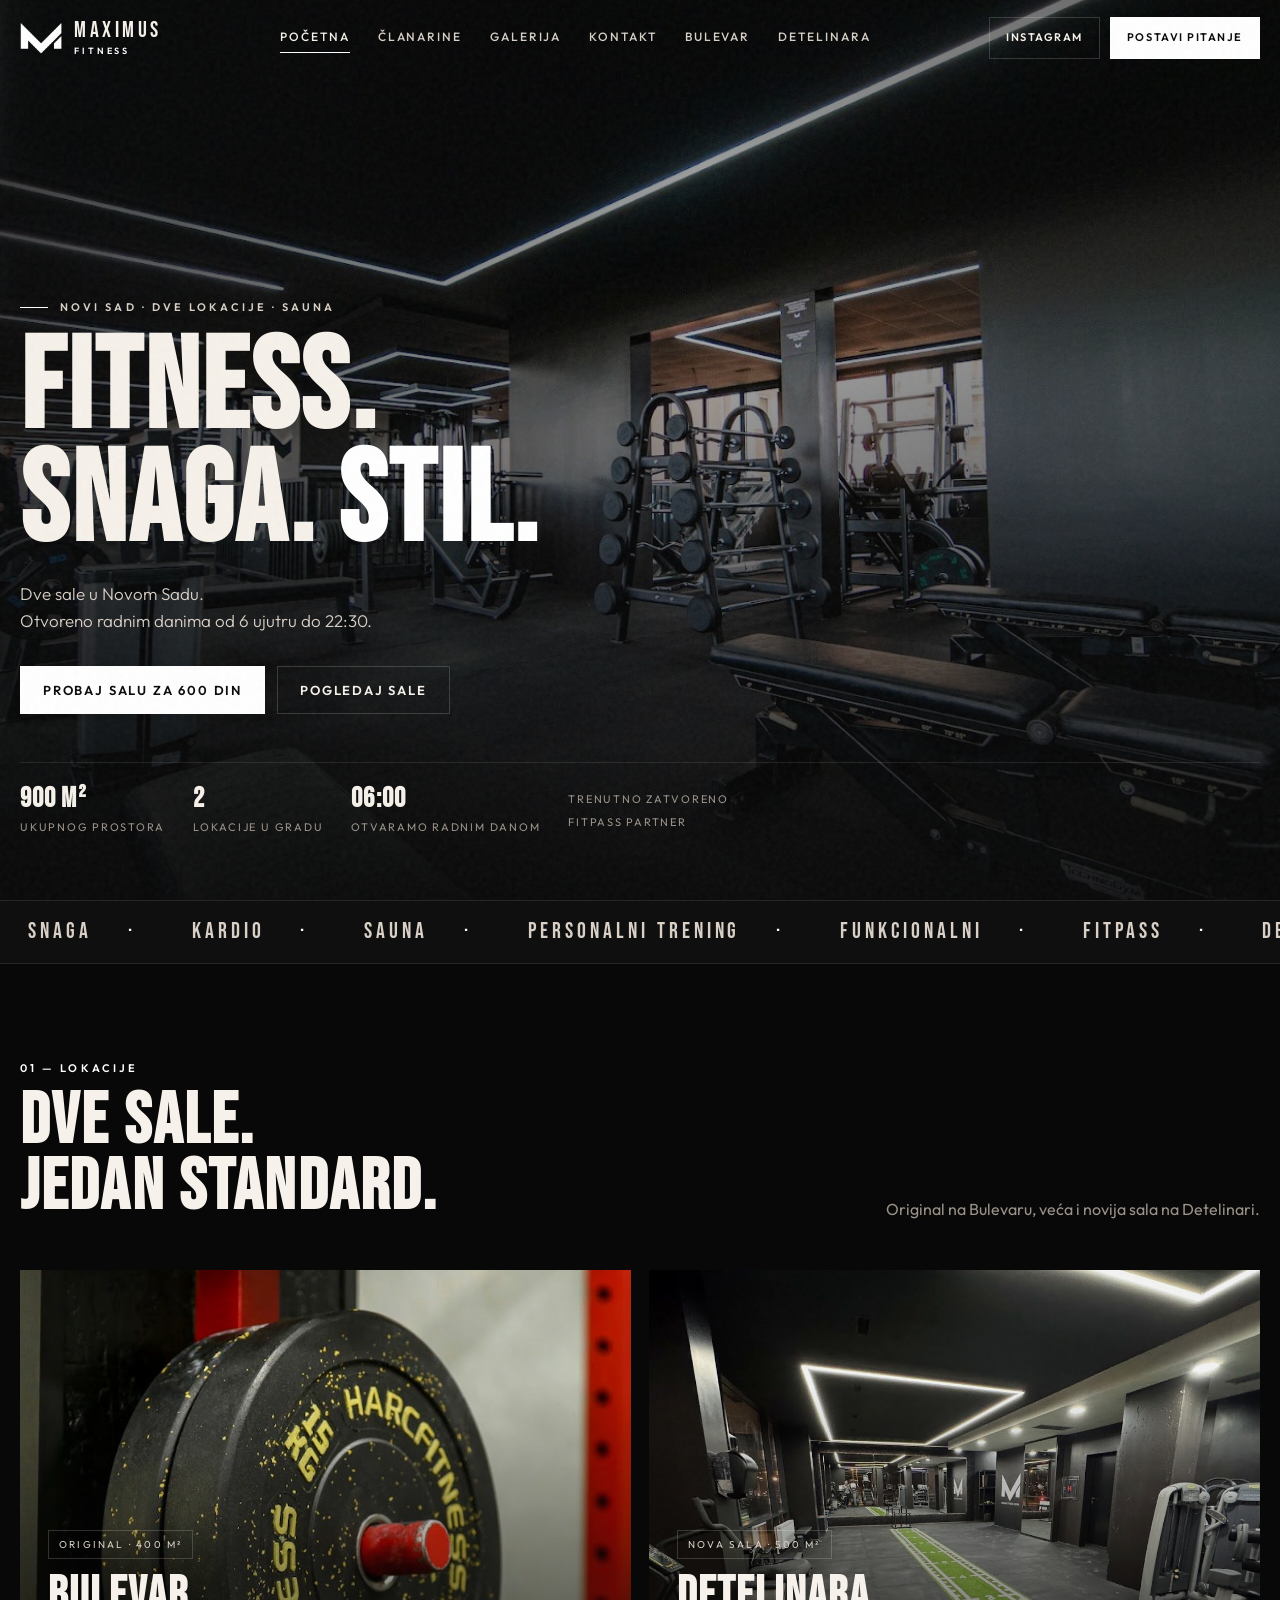
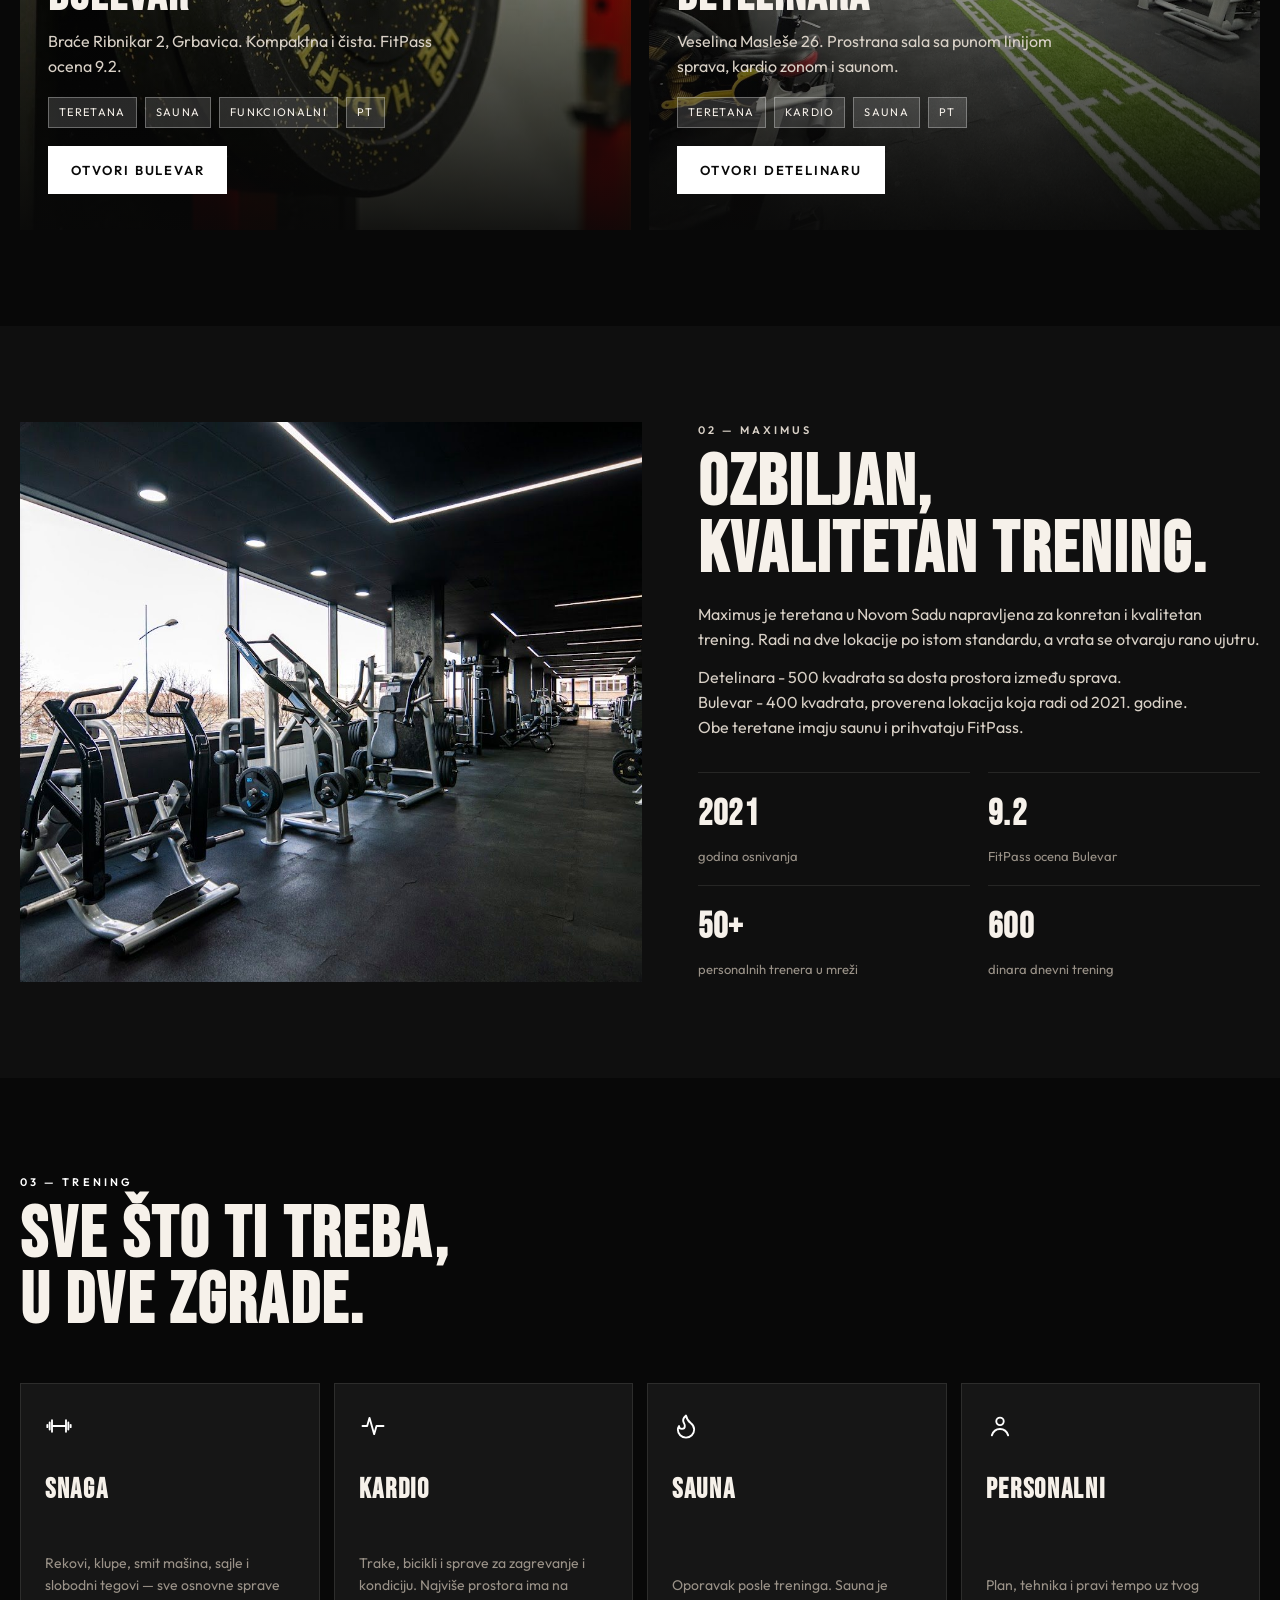
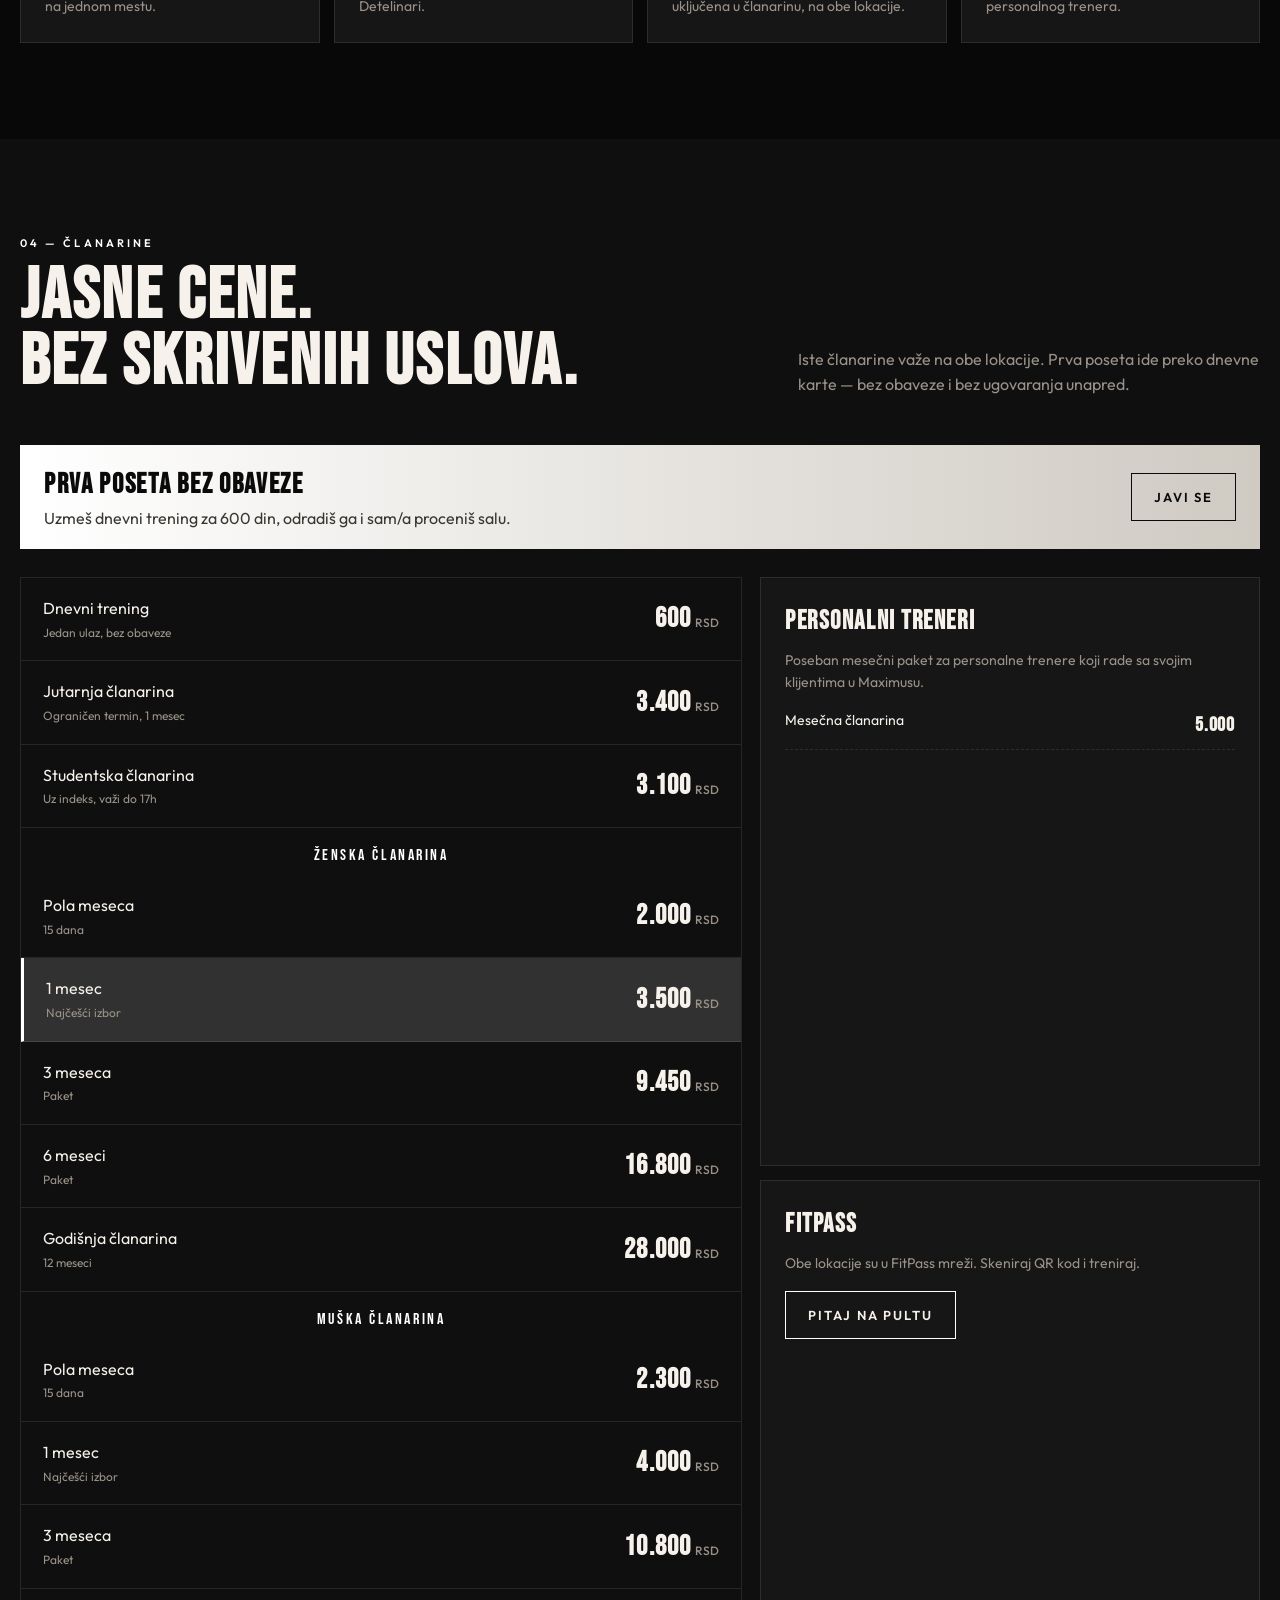
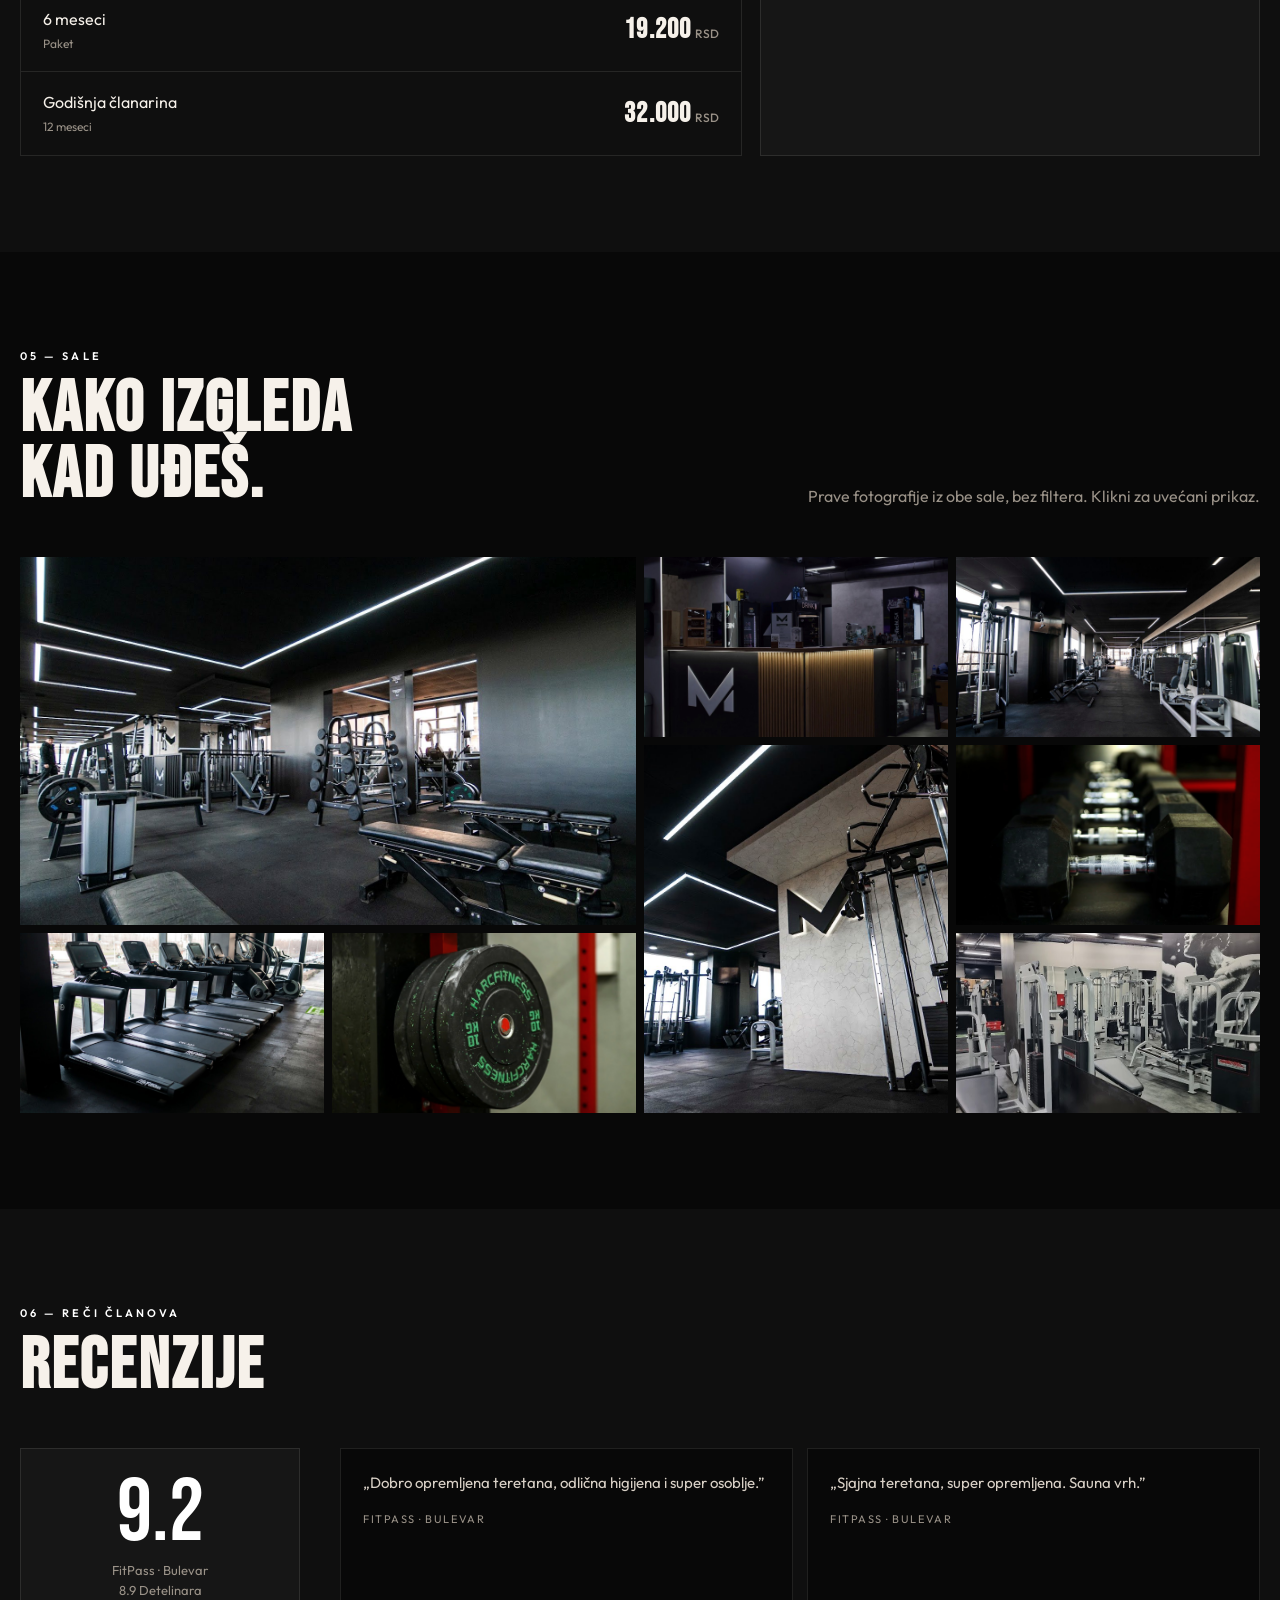
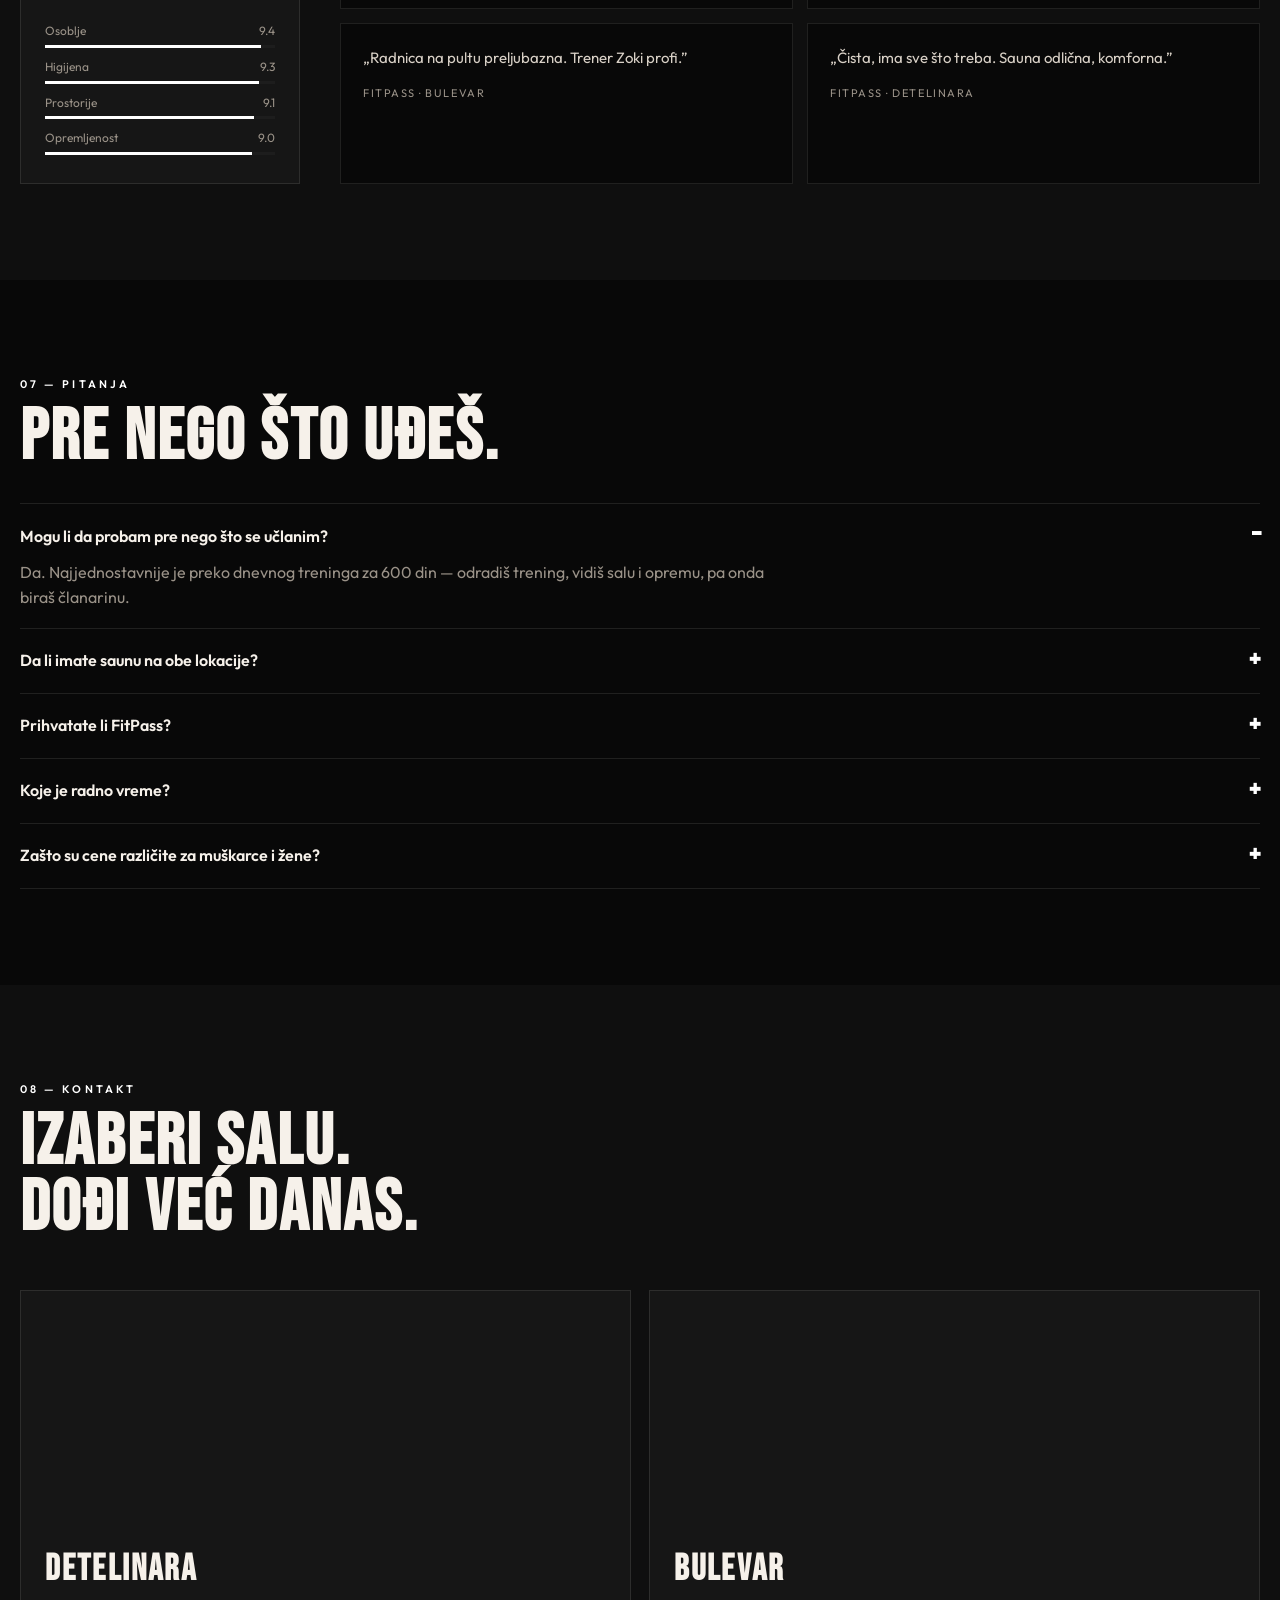
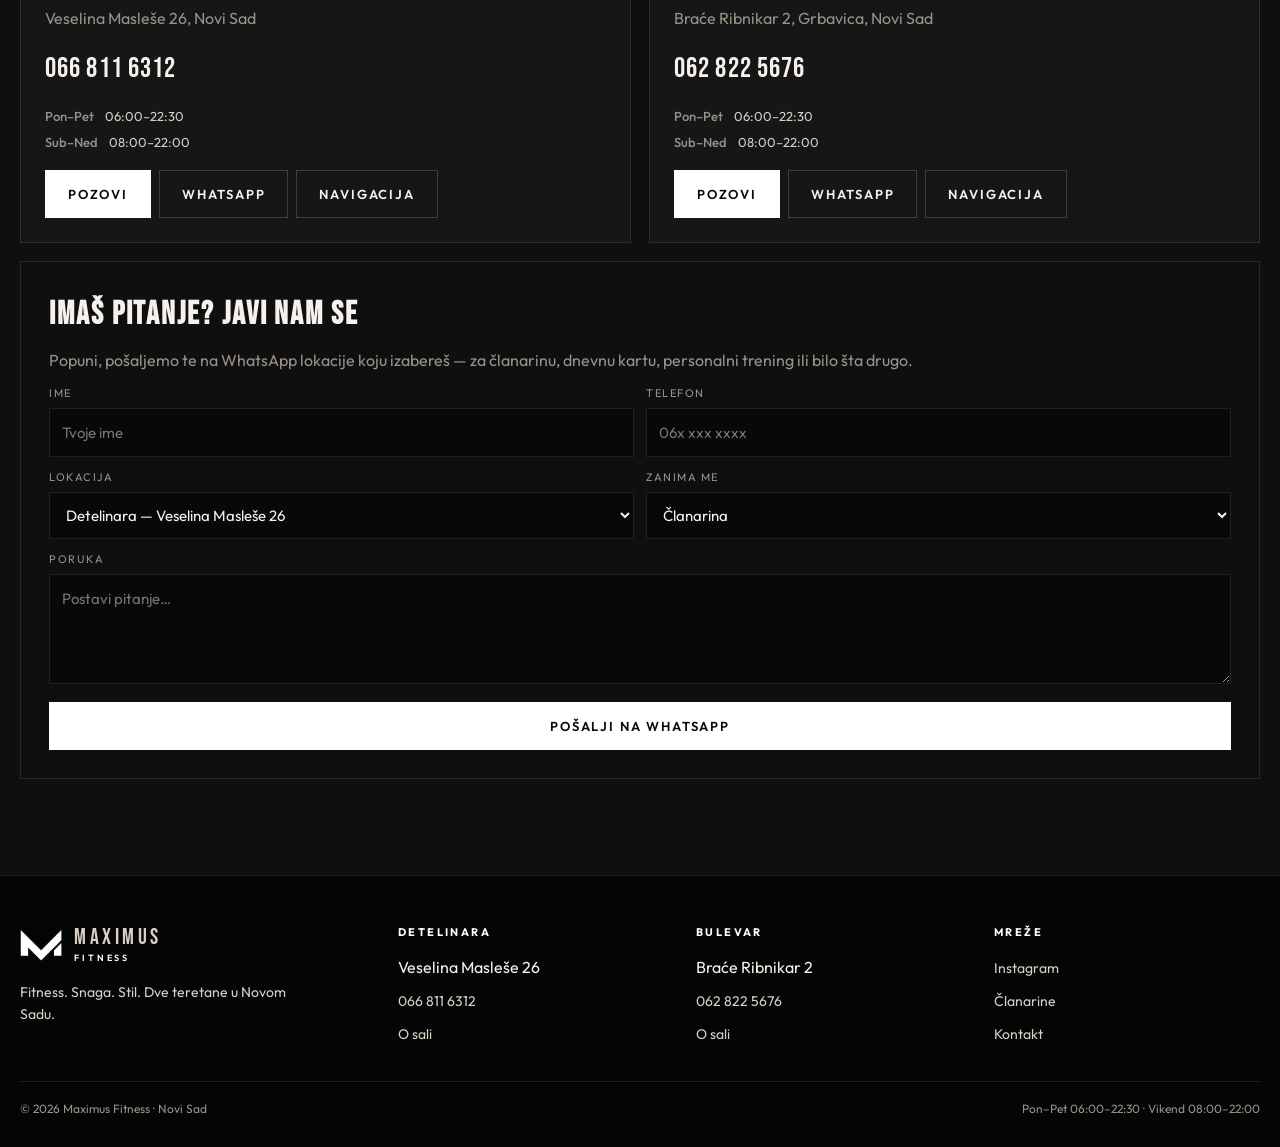
<file: index.html>
<!DOCTYPE html>
<html lang="sr">
<head>
  <meta charset="utf-8" />
  <meta name="viewport" content="width=device-width, initial-scale=1" />
  <title>Maximus Fitness Novi Sad — Detelinara i Bulevar</title>
  <meta name="description" content="Maximus Fitness: dve teretane u Novom Sadu. Detelinara (Veselina Masleše 26) i Bulevar (Braće Ribnikar 2). Sauna, personalni treninzi, FitPass. Od 6 ujutru." />
  <meta name="theme-color" content="#080808" />
  <link rel="icon" type="image/svg+xml" href="assets/logo/favicon.svg" />
  <link rel="apple-touch-icon" href="assets/logo/apple-touch.png" />
  <link rel="stylesheet" href="css/styles.css" />
  <meta property="og:title" content="Maximus Fitness Novi Sad" />
  <meta property="og:description" content="Dve teretane u Novom Sadu. Sauna, personalni treninzi, FitPass. Fitness. Snaga. Stil." />
  <meta property="og:type" content="website" />
  <meta property="og:image" content="https://maximus-fitness-ns.vercel.app/assets/img/detelinara-machines.jpg">

  <script type="application/ld+json">
  {
    "@context": "https://schema.org",
    "@graph": [
      {
        "@type": "SportsActivityLocation",
        "name": "Maximus Fitness Detelinara",
        "image": "assets/img/detelinara-hero.jpg",
        "address": { "@type": "PostalAddress", "streetAddress": "Veselina Masleše 26", "addressLocality": "Novi Sad", "addressCountry": "RS" },
        "telephone": "+381668116312",
        "url": "https://instagram.com/maximusfitnesscentar"
      },
      {
        "@type": "SportsActivityLocation",
        "name": "Maximus Fitness Bulevar",
        "image": "assets/img/bulevar-hero.jpg",
        "address": { "@type": "PostalAddress", "streetAddress": "Braće Ribnikar 2", "addressLocality": "Novi Sad", "addressCountry": "RS" },
        "telephone": "+381628225676"
      }
    ]
  }
  </script>
</head>
<body>
  <header class="header">
    <div class="header__inner">
      <a class="brand" href="#top" aria-label="Maximus Fitness">
        <img src="assets/logo/logo.png" alt="" width="42" height="42" />
        <span class="brand__text">
          <span class="brand__name">MAXIMUS</span>
          <span class="brand__sub">FITNESS</span>
        </span>
      </a>
      <nav class="nav" aria-label="Glavna">
        <a href="index.html">Početna</a>
        <a href="#cenovnik">Članarine</a>
        <a href="#galerija">Galerija</a>
        <a href="#kontakt">Kontakt</a>
        <a href="bulevar.html">Bulevar</a>
        <a href="detelinara.html">Detelinara</a>
      </nav>
      <div class="header__cta">
        <a class="btn btn--ghost" href="https://www.instagram.com/maximusfitnesscentar/" target="_blank" rel="noopener">Instagram</a>
        <a class="btn" href="#kontakt">Postavi pitanje</a>
      </div>
      <button class="burger" aria-label="Meni" aria-expanded="false">
        <span></span><span></span><span></span>
      </button>
    </div>
  </header>
  <nav class="mobile-nav" aria-label="Mobilni meni">
    <a href="index.html">Početna</a>
    <a href="#cenovnik">Članarine</a>
    <a href="#galerija">Galerija</a>
    <a href="#kontakt">Kontakt</a>
    <a href="bulevar.html">Bulevar</a>
    <a href="detelinara.html">Detelinara</a>
  </nav>

  <section class="hero" id="top">
    <div class="hero__media">
      <img src="assets/img/detelinara-hero.jpg" alt="Sala za trening Maximus Detelinara" />
      <div class="hero__shade"></div>
    </div>
    <div class="hero__content">
      <p class="eyebrow reveal">Novi Sad · dve lokacije · sauna</p>
      <h1 class="reveal">Fitness. Snaga. <em>Stil.</em></h1>
      <p class="hero__lead reveal">Dve sale u Novom Sadu. <br/> Otvoreno radnim danima od 6 ujutru do 22:30.</p>
      <div class="hero__actions reveal">
        <a class="btn" href="#kontakt">Probaj salu za 600 din</a>
        <a class="btn btn--ghost" href="#lokacije">Pogledaj sale</a>
      </div>
      <div class="hero__meta reveal">
        <div>
          <b>900 m²</b>
          <span>ukupnog prostora</span>
        </div>
        <div>
          <b>2</b>
          <span>lokacije u gradu</span>
        </div>
        <div>
          <b>06:00</b>
          <span>otvaramo radnim danom</span>
        </div>
        <div>
          <span class="live" data-live><i></i><span data-live-label>Provera…</span></span>
          <span>FitPass partner</span>
        </div>
      </div>
    </div>
  </section>

  <div class="marquee" aria-hidden="true">
    <div class="marquee__track">
      <span>SNAGA</span><span>KARDIO</span><span>SAUNA</span><span>PERSONALNI TRENING</span><span>FUNKCIONALNI</span><span>FITPASS</span><span>DETELINARA</span><span>BULEVAR</span>
      <span>SNAGA</span><span>KARDIO</span><span>SAUNA</span><span>PERSONALNI TRENING</span><span>FUNKCIONALNI</span><span>FITPASS</span><span>DETELINARA</span><span>BULEVAR</span>
    </div>
  </div>

  <section class="section" id="lokacije">
    <div class="wrap">
      <div class="sec-head">
        <div>
          <p class="kicker">01 — Lokacije</p>
          <h2>Dve sale.<br>Jedan standard.</h2>
        </div>
        <p class="sec-head__right">Original na Bulevaru, veća i novija sala na Detelinari.</p>
      </div>
      <div class="loc-grid">
        <article class="loc-card">
          <img src="assets/img/bulevar-ext.jpg" alt="Ulaz Maximus Bulevar" />
          <div class="loc-card__shade"></div>
          <div class="loc-card__body">
            <span class="loc-card__tag">Original · 400 m²</span>
            <h3>Bulevar</h3>
            <p>Braće Ribnikar 2, Grbavica. Kompaktna i čista. FitPass ocena 9.2.</p>
            <div class="chips">
              <span class="chip">Teretana</span>
              <span class="chip">Sauna</span>
              <span class="chip">Funkcionalni</span>
              <span class="chip">PT</span>
            </div>
            <a class="btn" href="bulevar.html">Otvori Bulevar</a>
          </div>
        </article>
        <article class="loc-card">
          <img src="assets/img/detelinara-ext.jpg" alt="Ulaz Maximus Detelinara" />
          <div class="loc-card__shade"></div>
          <div class="loc-card__body">
            <span class="loc-card__tag">Nova sala · 500 m²</span>
            <h3>Detelinara</h3>
            <p>Veselina Masleše 26. Prostrana sala sa punom linijom sprava, kardio zonom i saunom.</p>
            <div class="chips">
              <span class="chip">Teretana</span>
              <span class="chip">Kardio</span>
              <span class="chip">Sauna</span>
              <span class="chip">PT</span>
            </div>
            <a class="btn" href="detelinara.html">Otvori Detelinaru</a>
          </div>
        </article>
      </div>
    </div>
  </section>

  <section class="section section--dark" id="o-nama">
    <div class="wrap about">
      <div class="about__photo">
        <img src="assets/img/detelinara-freeweights.jpg" alt="Slobodni tegovi u Maximusu" />
      </div>
      <div>
        <p class="kicker">02 — Maximus</p>
        <h2>Ozbiljan,<br>kvalitetan trening.</h2>
        <p>Maximus je teretana u Novom Sadu napravljena za konretan i kvalitetan trening. Radi na dve lokacije po istom standardu, a vrata se otvaraju rano ujutru.</p>
        <p>Detelinara - 500 kvadrata sa dosta prostora između sprava. <br/> Bulevar - 400 kvadrata, proverena lokacija koja radi od 2021. godine. <br/> Obe teretane imaju saunu i prihvataju FitPass.</p>
        <div class="facts">
          <div class="fact"><b>2021</b><span>godina osnivanja</span></div>
          <div class="fact"><b>9.2</b><span>FitPass ocena Bulevar</span></div>
          <div class="fact"><b>50+</b><span>personalnih trenera u mreži</span></div>
          <div class="fact"><b>600</b><span>dinara dnevni trening</span></div>
        </div>
      </div>
    </div>
  </section>

  <section class="section" id="trening">
    <div class="wrap">
      <div class="sec-head">
        <div>
          <p class="kicker">03 — Trening</p>
          <h2>Sve što ti treba,<br>u dve zgrade.</h2>
        </div>
      </div>
      <div class="svc-grid">
        <article class="svc">
          <svg viewBox="0 0 24 24" fill="none" stroke="currentColor" stroke-width="1.6" stroke-linecap="round" stroke-linejoin="round"><path d="M6 7v10M4 9v6M2 11v2M18 7v10M20 9v6M22 11v2M6 12h12"/></svg>
          <h3>Snaga</h3>
          <p>Rekovi, klupe, smit mašina, sajle i slobodni tegovi — sve osnovne sprave na jednom mestu.</p>
        </article>
        <article class="svc">
          <svg viewBox="0 0 24 24" fill="none" stroke="currentColor" stroke-width="1.6" stroke-linecap="round" stroke-linejoin="round"><path d="M3 12h4l2-7 4 14 2-7h6"/></svg>
          <h3>Kardio</h3>
          <p>Trake, bicikli i sprave za zagrevanje i kondiciju. Najviše prostora ima na Detelinari.</p>
        </article>
        <article class="svc">
          <svg viewBox="0 0 24 24" fill="none" stroke="currentColor" stroke-width="1.6" stroke-linecap="round" stroke-linejoin="round"><path d="M8.5 14.5A2.5 2.5 0 0 0 11 12c0-1.38-.5-2-1-3-1.072-2.143-.224-4.054 2-6 .5 2.5 2 4.9 4 6.5 2 1.6 3 3.5 3 5.5a7 7 0 1 1-14 0c0-1.153.433-2.294 1-3a2.5 2.5 0 0 0 2.5 2.5z"/></svg>
          <h3>Sauna</h3>
          <p>Oporavak posle treninga. Sauna je uključena u članarinu, na obe lokacije.</p>
        </article>
        <article class="svc">
          <svg viewBox="0 0 24 24" fill="none" stroke="currentColor" stroke-width="1.6" stroke-linecap="round" stroke-linejoin="round"><circle cx="12" cy="8" r="3.2"/><path d="M5 20c1.2-3.6 3.8-5.4 7-5.4s5.8 1.8 7 5.4"/></svg>
          <h3>Personalni</h3>
          <p>Plan, tehnika i pravi tempo uz tvog personalnog trenera.</p>
        </article>
      </div>
    </div>
  </section>

  <section class="section section--dark" id="cenovnik">
    <div class="wrap">
      <div class="sec-head">
        <div>
          <p class="kicker">04 — Članarine</p>
          <h2>Jasne cene.<br>Bez skrivenih uslova.</h2>
        </div>
        <p class="sec-head__right">Iste članarine važe na obe lokacije. Prva poseta ide preko dnevne karte — bez obaveze i bez ugovaranja unapred.</p>
      </div>
      <div class="price-note">
        <div>
          <strong>Prva poseta bez obaveze</strong>
          <p>Uzmeš dnevni trening za 600 din, odradiš ga i sam/a proceniš salu.</p>
        </div>
        <a class="btn btn--ghost" href="#kontakt" style="border-color:#0a0a0a;color:#0a0a0a">Javi se</a>
      </div>
      <div class="price-grid">
        <div class="price-table">
          <div class="price-row">
            <div>Dnevni trening<small>Jedan ulaz, bez obaveze</small></div>
            <b>600<i>RSD</i></b>
          </div>
          <div class="price-row">
            <div>Jutarnja članarina<small>Ograničen termin, 1 mesec</small></div>
            <b>3.400<i>RSD</i></b>
          </div>
          <div class="price-row">
            <div>Studentska članarina<small>Uz indeks, važi do 17h</small></div>
            <b>3.100<i>RSD</i></b>
          </div>
          <p class="price-group">Ženska članarina</p>
          <div class="price-row">
            <div>Pola meseca<small>15 dana</small></div>
            <b>2.000<i>RSD</i></b>
          </div>
          <div class="price-row is-featured">
            <div>1 mesec<small>Najčešći izbor</small></div>
            <b>3.500<i>RSD</i></b>
          </div>
          <div class="price-row">
            <div>3 meseca<small>Paket</small></div>
            <b>9.450<i>RSD</i></b>
          </div>
          <div class="price-row">
            <div>6 meseci<small>Paket</small></div>
            <b>16.800<i>RSD</i></b>
          </div>
          <div class="price-row">
            <div>Godišnja članarina<small>12 meseci</small></div>
            <b>28.000<i>RSD</i></b>
          </div>
          <p class="price-group">Muška članarina</p>
          <div class="price-row">
            <div>Pola meseca<small>15 dana</small></div>
            <b>2.300<i>RSD</i></b>
          </div>
          <div class="price-row">
            <div>1 mesec<small>Najčešći izbor</small></div>
            <b>4.000<i>RSD</i></b>
          </div>
          <div class="price-row">
            <div>3 meseca<small>Paket</small></div>
            <b>10.800<i>RSD</i></b>
          </div>
          <div class="price-row">
            <div>6 meseci<small>Paket</small></div>
            <b>19.200<i>RSD</i></b>
          </div>
          <div class="price-row">
            <div>Godišnja članarina<small>12 meseci</small></div>
            <b>32.000<i>RSD</i></b>
          </div>
        </div>
        <div class="side-cards">
          <div class="side-card">
            <h3>Personalni treneri</h3>
            <p>Poseban mesečni paket za personalne trenere koji rade sa svojim klijentima u Maximusu.</p>
            <ul class="pt-list">
              <li><span>Mesečna članarina</span><strong>5.000</strong></li>
            </ul>
          </div>
          <div class="side-card">
            <h3>FitPass</h3>
            <p>Obe lokacije su u FitPass mreži. Skeniraj QR kod i treniraj.</p>
            <a class="btn btn--line" href="#kontakt">Pitaj na pultu</a>
          </div>
        </div>
      </div>
    </div>
  </section>

  <section class="section" id="galerija">
    <div class="wrap">
      <div class="sec-head">
        <div>
          <p class="kicker">05 — Sale</p>
          <h2>Kako izgleda<br>kad uđeš.</h2>
        </div>
        <p class="sec-head__right">Prave fotografije iz obe sale, bez filtera. Klikni za uvećani prikaz.</p>
      </div>
      <div class="gallery">
        <a href="assets/img/detelinara-hero.jpg" data-lb><img src="assets/img/detelinara-hero.jpg" alt="Pregled sale Detelinara" /></a>
        <a href="assets/img/bulevar-hero.jpg" data-lb><img src="assets/img/bulevar-hero.jpg" alt="Dumbbell zona Bulevar" /></a>
        <a href="assets/img/detelinara-racks.jpg" data-lb><img src="assets/img/detelinara-racks.jpg" alt="Rackovi Detelinara" /></a>
        <a href="assets/img/detelinara-machines.jpg" data-lb><img src="assets/img/detelinara-machines.jpg" alt="Sprave Detelinara" /></a>
        <a href="assets/img/bulevar-racks.jpg" data-lb><img src="assets/img/bulevar-racks.jpg" alt="Rackovi Bulevar" /></a>
        <a href="assets/img/detelinara-func.jpg" data-lb><img src="assets/img/detelinara-func.jpg" alt="Kardio zona Detelinara" /></a>
        <a href="assets/img/bulevar-cables.jpg" data-lb><img src="assets/img/bulevar-cables.jpg" alt="Tegovi Bulevar" /></a>
        <a href="assets/img/bulevar-pulldown.jpg" data-lb><img src="assets/img/bulevar-pulldown.jpg" alt="Trenažeri Bulevar" /></a>
      </div>
    </div>
  </section>

  <section class="section section--dark" id="recenzije">
    <div class="wrap">
      <div class="sec-head">
        <div>
          <p class="kicker">06 — Reči članova</p>
          <h2>Recenzije</h2>
        </div>
      </div>
      <div class="reviews">
        <div class="score-box">
          <div class="big">9.2</div>
          <p>FitPass · Bulevar<br>8.9 Detelinara</p>
          <div class="bars">
            <div class="bar"><label>Osoblje <span>9.4</span></label><i><b style="width:94%"></b></i></div>
            <div class="bar"><label>Higijena <span>9.3</span></label><i><b style="width:93%"></b></i></div>
            <div class="bar"><label>Prostorije <span>9.1</span></label><i><b style="width:91%"></b></i></div>
            <div class="bar"><label>Opremljenost <span>9.0</span></label><i><b style="width:90%"></b></i></div>
          </div>
        </div>
        <div class="quotes">
          <blockquote class="quote">
            <p>„Dobro opremljena teretana, odlična higijena i super osoblje.”</p>
            <footer>FitPass · Bulevar</footer>
          </blockquote>
          <blockquote class="quote">
            <p>„Sjajna teretana, super opremljena. Sauna vrh.”</p>
            <footer>FitPass · Bulevar</footer>
          </blockquote>
          <blockquote class="quote">
            <p>„Radnica na pultu preljubazna. Trener Zoki profi.”</p>
            <footer>FitPass · Bulevar</footer>
          </blockquote>
          <blockquote class="quote">
            <p>„Čista, ima sve što treba. Sauna odlična, komforna.”</p>
            <footer>FitPass · Detelinara</footer>
          </blockquote>
        </div>
      </div>
    </div>
  </section>

  <section class="section" id="faq">
    <div class="wrap">
      <p class="kicker">07 — Pitanja</p>
      <h2>Pre nego što uđeš.</h2>
      <div class="faq" style="margin-top:32px">
        <details open>
          <summary>Mogu li da probam pre nego što se učlanim?</summary>
          <p>Da. Najjednostavnije je preko dnevnog treninga za 600 din — odradiš trening, vidiš salu i opremu, pa onda biraš članarinu.</p>
        </details>
        <details>
          <summary>Da li imate saunu na obe lokacije?</summary>
          <p>Da, i Detelinara i Bulevar imaju saunu, uključenu u članarinu.</p>
        </details>
        <details>
          <summary>Prihvatate li FitPass?</summary>
          <p>Da, obe lokacije su FitPass partneri.</p>
        </details>
        <details>
          <summary>Koje je radno vreme?</summary>
          <p>Ponedeljak–petak 06:00–22:30. Subota i nedelja 08:00–22:00. Ista satnica za obe sale.</p>
        </details>
        <details>
          <summary>Zašto su cene različite za muškarce i žene?</summary>
          <p>Niža cena za ženski pol je tu da smanji početničke barijere, pruži dodatni podsticaj i napravi opuštenije okruženje u kom se svi osećaju prijatno dok treniraju.</p>
        </details>
      </div>
    </div>
  </section>

  <section class="section section--dark" id="kontakt">
    <div class="wrap">
      <div class="sec-head">
        <div>
          <p class="kicker">08 — Kontakt</p>
          <h2>Izaberi salu.<br>Dođi već danas.</h2>
        </div>
      </div>
      <div class="contact-grid">
        <article class="contact-card">
          <iframe title="Mapa Detelinara" loading="lazy" referrerpolicy="no-referrer-when-downgrade" src="https://www.openstreetmap.org/export/embed.html?bbox=19.809%2C45.251%2C19.819%2C45.257&layer=mapnik&marker=45.2541%2C19.8137"></iframe>
          <div class="contact-card__body">
            <h3>Detelinara</h3>
            <p class="addr">Veselina Masleše 26, Novi Sad</p>
            <a class="tel" href="tel:+381668116312">066 811 6312</a>
            <div class="hours">
              <div><b>Pon–Pet</b> 06:00–22:30</div>
              <div><b>Sub–Ned</b> 08:00–22:00</div>
            </div>
            <div style="display:flex;gap:8px;margin-top:18px;flex-wrap:wrap">
              <a class="btn" href="tel:+381668116312">Pozovi</a>
              <a class="btn btn--ghost" href="https://wa.me/381668116312" target="_blank" rel="noopener">WhatsApp</a>
              <a class="btn btn--ghost" href="https://maps.google.com/?q=Veselina+Masle%C5%A1e+26+Novi+Sad" target="_blank" rel="noopener">Navigacija</a>
            </div>
          </div>
        </article>
        <article class="contact-card">
          <iframe title="Mapa Bulevar" loading="lazy" referrerpolicy="no-referrer-when-downgrade" src="https://www.openstreetmap.org/export/embed.html?bbox=19.838%2C45.248%2C19.849%2C45.255&layer=mapnik&marker=45.2515%2C19.8435"></iframe>
          <div class="contact-card__body">
            <h3>Bulevar</h3>
            <p class="addr">Braće Ribnikar 2, Grbavica, Novi Sad</p>
            <a class="tel" href="tel:+381628225676">062 822 5676</a>
            <div class="hours">
              <div><b>Pon–Pet</b> 06:00–22:30</div>
              <div><b>Sub–Ned</b> 08:00–22:00</div>
            </div>
            <div style="display:flex;gap:8px;margin-top:18px;flex-wrap:wrap">
              <a class="btn" href="tel:+381628225676">Pozovi</a>
              <a class="btn btn--ghost" href="https://wa.me/381628225676" target="_blank" rel="noopener">WhatsApp</a>
              <a class="btn btn--ghost" href="https://maps.google.com/?q=Bra%C4%87e+Ribnikar+2+Novi+Sad" target="_blank" rel="noopener">Navigacija</a>
            </div>
          </div>
        </article>
      </div>

      <form class="form" id="lead-form">
        <h3>Imaš pitanje? Javi nam se</h3>
        <p>Popuni, pošaljemo te na WhatsApp lokacije koju izabereš — za članarinu, dnevnu kartu, personalni trening ili bilo šta drugo.</p>
        <label>Ime
          <input name="ime" required placeholder="Tvoje ime" />
        </label>
        <label>Telefon
          <input name="telefon" type="tel" placeholder="06x xxx xxxx" />
        </label>
        <label>Lokacija
          <select name="lokacija">
            <option value="detelinara">Detelinara — Veselina Masleše 26</option>
            <option value="bulevar">Bulevar — Braće Ribnikar 2</option>
          </select>
        </label>
        <label>Zanima me
          <select name="cilj">
            <option>Članarina</option>
            <option>Dnevna karta / obilazak</option>
            <option>Personalni trening</option>
            <option>FitPass</option>
            <option>Nešto drugo</option>
          </select>
        </label>
        <label class="full">Poruka
          <textarea name="poruka" placeholder="Postavi pitanje…"></textarea>
        </label>
        <button class="btn" type="submit">Pošalji na WhatsApp</button>
      </form>
    </div>
  </section>

  <footer class="footer">
    <div class="wrap">
      <div class="footer__top">
        <div>
          <a class="brand" href="index.html">
            <img src="assets/logo/logo.png" alt="" width="42" height="42" />
            <span class="brand__text">
              <span class="brand__name">MAXIMUS</span>
              <span class="brand__sub">FITNESS</span>
            </span>
          </a>
          <p style="margin-top:16px;max-width:32ch">Fitness. Snaga. Stil. Dve teretane u Novom Sadu.</p>
        </div>
        <div>
          <h4>Detelinara</h4>
          <ul>
            <li>Veselina Masleše 26</li>
            <li><a href="tel:+381668116312">066 811 6312</a></li>
            <li><a href="detelinara.html">O sali</a></li>
          </ul>
        </div>
        <div>
          <h4>Bulevar</h4>
          <ul>
            <li>Braće Ribnikar 2</li>
            <li><a href="tel:+381628225676">062 822 5676</a></li>
            <li><a href="bulevar.html">O sali</a></li>
          </ul>
        </div>
        <div>
          <h4>Mreže</h4>
          <ul>
            <li><a href="https://www.instagram.com/maximusfitnesscentar/" target="_blank" rel="noopener">Instagram</a></li>
            <li><a href="#cenovnik">Članarine</a></li>
            <li><a href="#kontakt">Kontakt</a></li>
          </ul>
        </div>
      </div>
      <div class="footer__bot">
        <span>© <span id="y"></span> Maximus Fitness · Novi Sad</span>
        <span>Pon–Pet 06:00–22:30 · Vikend 08:00–22:00</span>
      </div>
    </div>
  </footer>
<!-- 
  <div class="mobile-cta">
    <a class="btn" href="tel:+381668116312">Detelinara</a>
    <a class="btn btn--ghost" href="tel:+381628225676">Bulevar</a>
  </div> -->

  <div class="lb" id="lightbox" role="dialog" aria-modal="true">
    <button type="button" data-close aria-label="Zatvori">×</button>
    <img alt="" />
  </div>

  <script src="js/main.js"></script>
  <script>document.getElementById("y").textContent = new Date().getFullYear();</script>
</body>
</html>
</file>
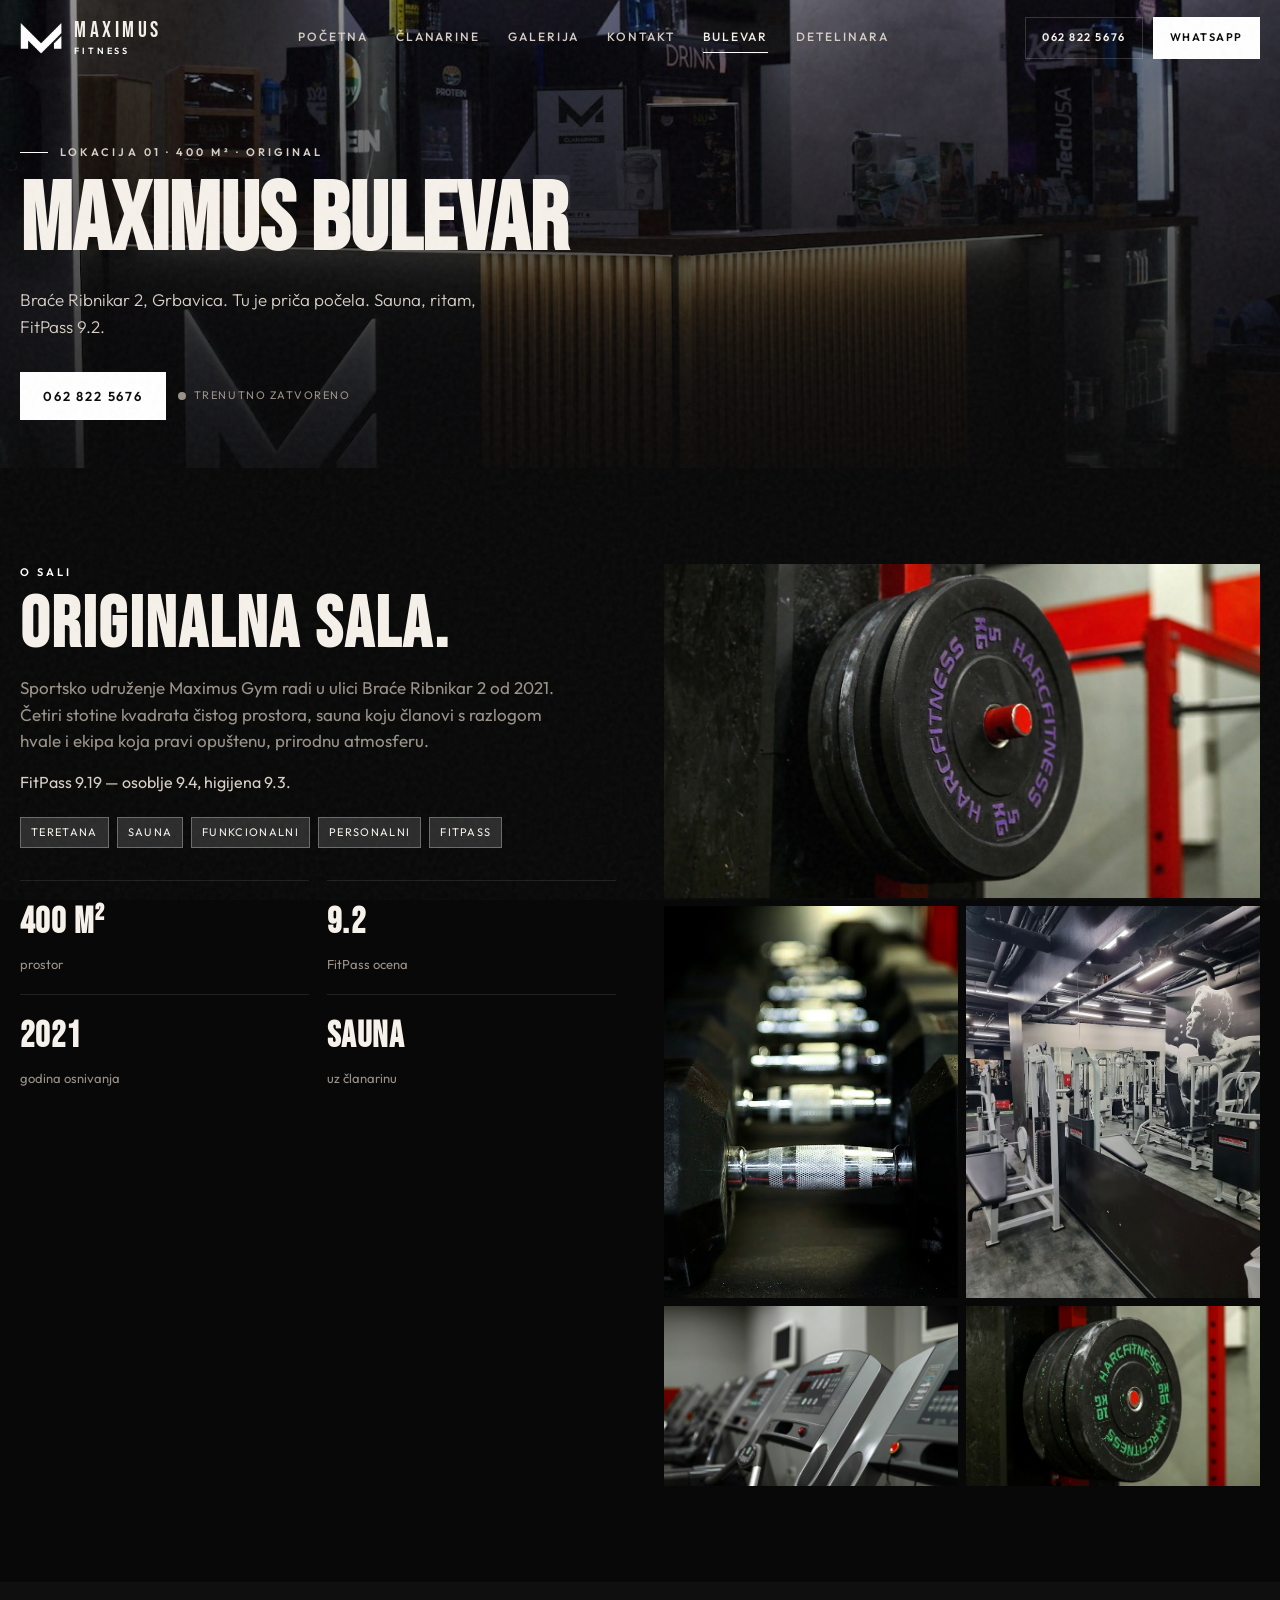
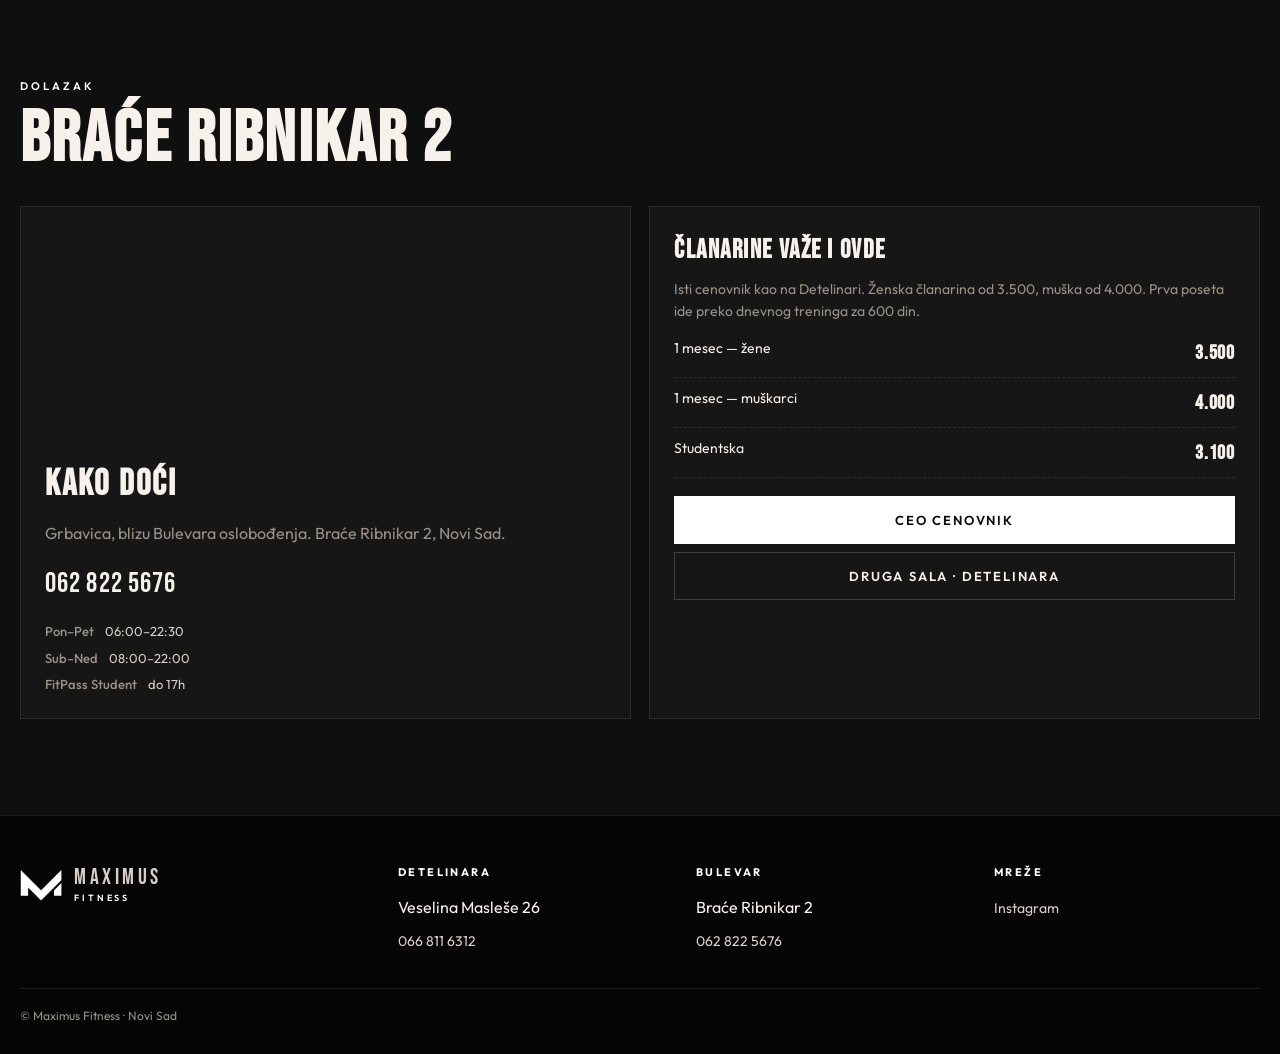
<file: bulevar.html>
<!DOCTYPE html>
<html lang="sr">
<head>
  <meta charset="utf-8" />
  <meta name="viewport" content="width=device-width, initial-scale=1" />
  <title>Maximus Bulevar — Braće Ribnikar 2, Novi Sad</title>
  <meta name="description" content="Maximus Bulevar: originalna sala na 400 m², sauna, personalni treninzi. Braće Ribnikar 2, Grbavica. Tel. 062 822 5676." />
  <meta name="theme-color" content="#080808" />
  <link rel="icon" type="image/svg+xml" href="assets/logo/favicon.svg" />
  <link rel="stylesheet" href="css/styles.css" />
</head>
<body>
  <header class="header">
    <div class="header__inner">
      <a class="brand" href="#top" aria-label="Maximus Fitness">
        <img src="assets/logo/logo.png" alt="" width="42" height="42" />
        <span class="brand__text">
          <span class="brand__name">MAXIMUS</span>
          <span class="brand__sub">FITNESS</span>
        </span>
      </a>
      <nav class="nav" aria-label="Glavna">
        <a href="index.html">Početna</a>
        <a href="index.html#cenovnik">Članarine</a>
        <a href="index.html#galerija">Galerija</a>
        <a href="#kontakt">Kontakt</a>
        <a href="bulevar.html" class="is-active">Bulevar</a>
        <a href="detelinara.html">Detelinara</a>
      </nav>
      <div class="header__cta">
        <a class="btn btn--ghost" href="tel:+381628225676">062 822 5676</a>
        <a class="btn" href="https://wa.me/381628225676" target="_blank" rel="noopener">WhatsApp</a>
      </div>
      <button class="burger" aria-label="Meni" aria-expanded="false"><span></span><span></span><span></span></button>
    </div>
  </header>
  <nav class="mobile-nav">
    <a href="index.html">Početna</a>
    <a href="index.html#cenovnik">Članarine</a>
    <a href="index.html#galerija">Galerija</a>
    <a href="detelinara.html">Detelinara</a>
  </nav>

  <section class="page-hero" id="top">
    <img src="assets/img/bulevar-hero.jpg" alt="Tegovi Maximus Bulevar" />
    <div class="page-hero__shade"></div>
    <div class="wrap">
      <p class="eyebrow">Lokacija 01 · 400 m² · original</p>
      <h1>Maximus Bulevar</h1>
      <p class="hero__lead" style="color:#d8d0c6">Braće Ribnikar 2, Grbavica. Tu je priča počela. Sauna, ritam, FitPass 9.2.</p>
      <div class="hero__actions">
        <a class="btn" href="tel:+381628225676">062 822 5676</a>
        <span class="live" data-live style="align-self:center"><i></i><span data-live-label>Provera…</span></span>
      </div>
    </div>
  </section>

  <section class="section">
    <div class="wrap split">
      <div>
        <p class="kicker">O sali</p>
        <h2>Originalna sala.</h2>
        <p class="lede">Sportsko udruženje Maximus Gym radi u ulici Braće Ribnikar 2 od 2021. Četiri stotine kvadrata čistog prostora, sauna koju članovi s razlogom hvale i ekipa koja pravi opuštenu, prirodnu atmosferu.</p>
        <p style="color:var(--fg-2);margin-top:16px">FitPass 9.19 — osoblje 9.4, higijena 9.3.</p>
        <div class="chips" style="margin-top:22px">
          <span class="chip">Teretana</span>
          <span class="chip">Sauna</span>
          <span class="chip">Funkcionalni</span>
          <span class="chip">Personalni</span>
          <span class="chip">FitPass</span>
        </div>
        <div class="facts">
          <div class="fact"><b>400 m²</b><span>prostor</span></div>
          <div class="fact"><b>9.2</b><span>FitPass ocena</span></div>
          <div class="fact"><b>2021</b><span>godina osnivanja</span></div>
          <div class="fact"><b>Sauna</b><span>uz članarinu</span></div>
        </div>
      </div>
      <div class="mosaic">
        <a href="assets/img/bulevar-floor.jpg" data-lb><img src="assets/img/bulevar-floor.jpg" alt="Sala Bulevar" /></a>
        <a href="assets/img/bulevar-racks.jpg" data-lb><img src="assets/img/bulevar-racks.jpg" alt="Rackovi" /></a>
        <a href="assets/img/bulevar-pulldown.jpg" data-lb><img src="assets/img/bulevar-pulldown.jpg" alt="Lat pulldown" /></a>
        <a href="assets/img/bulevar-bench.jpg" data-lb><img src="assets/img/bulevar-bench.jpg" alt="Kardio trake" /></a>
        <a href="assets/img/bulevar-cables.jpg" data-lb><img src="assets/img/bulevar-cables.jpg" alt="Tegovi na reku" /></a>
      </div>
    </div>
  </section>

  <section class="section section--dark" id="kontakt">
    <div class="wrap">
      <p class="kicker">Dolazak</p>
      <h2>Braće Ribnikar 2</h2>
      <div class="contact-grid" style="margin-top:32px">
        <article class="contact-card">
          <iframe title="Mapa Bulevar" loading="lazy" src="https://www.openstreetmap.org/export/embed.html?bbox=19.838%2C45.248%2C19.849%2C45.255&layer=mapnik&marker=45.2515%2C19.8435"></iframe>
          <div class="contact-card__body">
            <h3>Kako doći</h3>
            <p class="addr">Grbavica, blizu Bulevara oslobođenja. Braće Ribnikar 2, Novi Sad.</p>
            <a class="tel" href="tel:+381628225676">062 822 5676</a>
            <div class="hours">
              <div><b>Pon–Pet</b> 06:00–22:30</div>
              <div><b>Sub–Ned</b> 08:00–22:00</div>
              <div><b>FitPass Student</b> do 17h</div>
            </div>
          </div>
        </article>
        <div class="side-card">
          <h3>Članarine važe i ovde</h3>
          <p>Isti cenovnik kao na Detelinari. Ženska članarina od 3.500, muška od 4.000. Prva poseta ide preko dnevnog treninga za 600 din.</p>
          <ul class="pt-list">
            <li><span>1 mesec — žene</span><strong>3.500</strong></li>
            <li><span>1 mesec — muškarci</span><strong>4.000</strong></li>
            <li><span>Studentska</span><strong>3.100</strong></li>
          </ul>
          <a class="btn btn--full" style="margin-top:18px" href="index.html#cenovnik">Ceo cenovnik</a>
          <a class="btn btn--ghost btn--full" style="margin-top:8px" href="detelinara.html">Druga sala · Detelinara</a>
        </div>
      </div>
    </div>
  </section>

  <footer class="footer">
    <div class="wrap">
      <div class="footer__top">
        <div>
          <a class="brand" href="index.html">
            <img src="assets/logo/logo.png" alt="" width="42" height="42" />
            <span class="brand__text"><span class="brand__name">MAXIMUS</span><span class="brand__sub">FITNESS</span></span>
          </a>
        </div>
        <div>
          <h4>Detelinara</h4>
          <ul>
            <li>Veselina Masleše 26</li>
            <li><a href="tel:+381668116312">066 811 6312</a></li>
          </ul>
        </div>
        <div>
          <h4>Bulevar</h4>
          <ul>
            <li>Braće Ribnikar 2</li>
            <li><a href="tel:+381628225676">062 822 5676</a></li>
          </ul>
        </div>
        <div>
          <h4>Mreže</h4>
          <ul>
            <li><a href="https://www.instagram.com/maximusfitnesscentar/" target="_blank" rel="noopener">Instagram</a></li>
          </ul>
        </div>
      </div>
      <div class="footer__bot"><span>© Maximus Fitness · Novi Sad</span></div>
    </div>
  </footer>
  <!-- <div class="mobile-cta">
    <a class="btn" href="tel:+381628225676">Pozovi</a>
    <a class="btn btn--ghost" href="https://wa.me/381628225676">WhatsApp</a>
  </div> -->
  <div class="lb" id="lightbox" role="dialog"><button type="button" data-close aria-label="Zatvori">×</button><img alt="" /></div>
  <script src="js/main.js"></script>
</body>
</html>
</file>
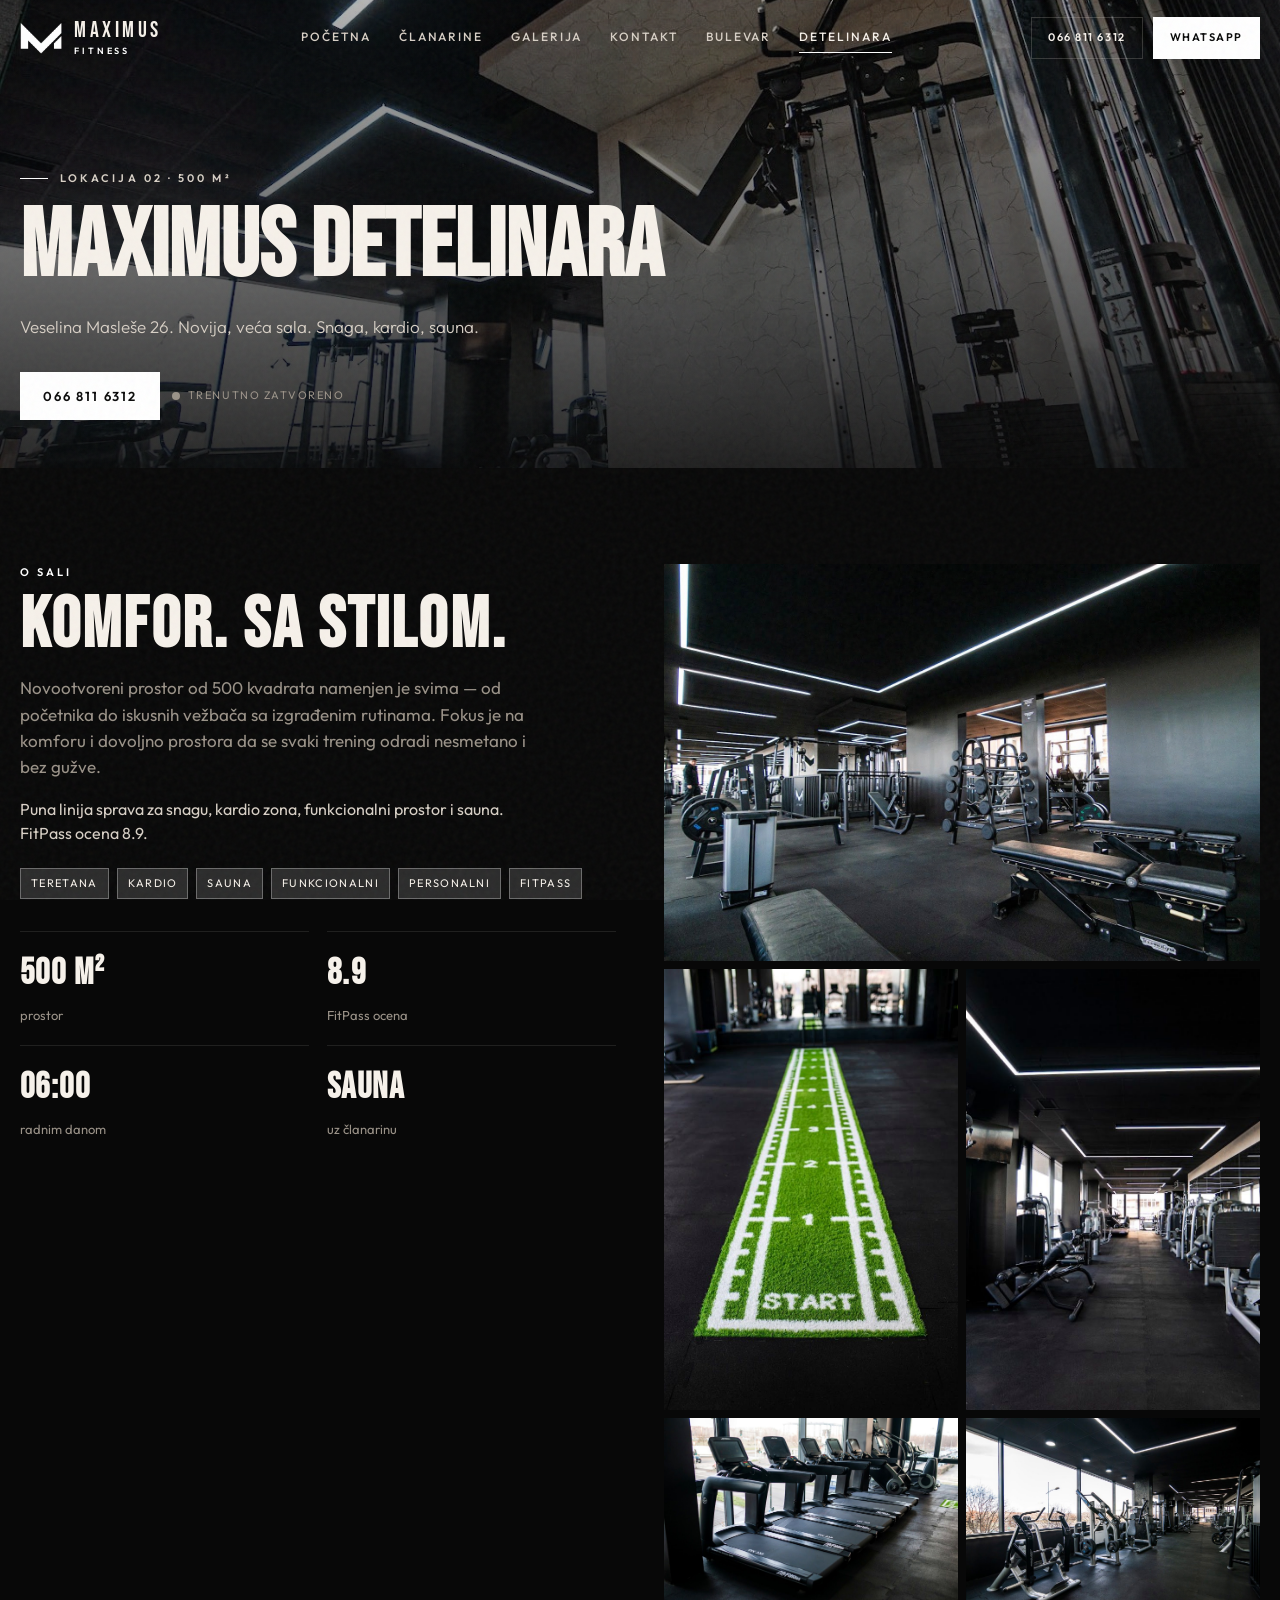
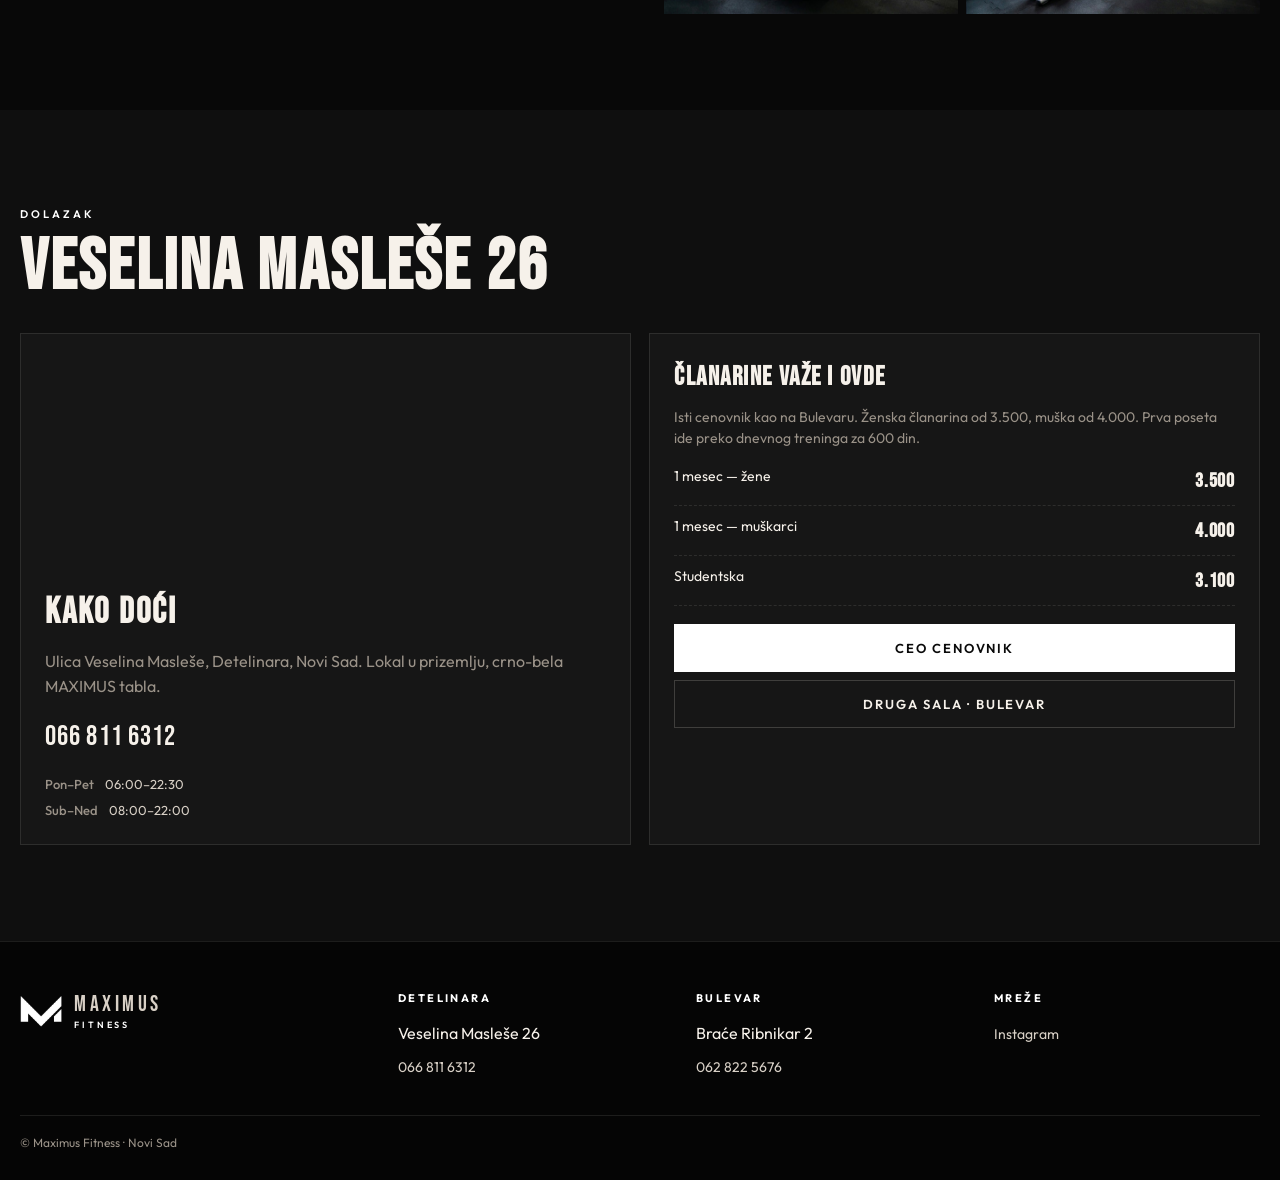
<file: detelinara.html>
<!DOCTYPE html>
<html lang="sr">
<head>
  <meta charset="utf-8" />
  <meta name="viewport" content="width=device-width, initial-scale=1" />
  <title>Maximus Detelinara — Veselina Masleše 26, Novi Sad</title>
  <meta name="description" content="Maximus Detelinara: 500 m², kardio, sauna, personalni treninzi. Veselina Masleše 26, Novi Sad. Tel. 066 811 6312. Pon–Pet 06:00–22:30." />
  <meta name="theme-color" content="#080808" />
  <link rel="icon" type="image/svg+xml" href="assets/logo/favicon.svg" />
  <link rel="stylesheet" href="css/styles.css" />
</head>
<body>
  <header class="header">
    <div class="header__inner">
      <a class="brand" href="#top" aria-label="Maximus Fitness">
        <img src="assets/logo/logo.png" alt="" width="42" height="42" />
        <span class="brand__text">
          <span class="brand__name">MAXIMUS</span>
          <span class="brand__sub">FITNESS</span>
        </span>
      </a>
      <nav class="nav" aria-label="Glavna">
        <a href="index.html">Početna</a>
        <a href="index.html#cenovnik">Članarine</a>
        <a href="index.html#galerija">Galerija</a>
        <a href="#kontakt">Kontakt</a>
        <a href="bulevar.html">Bulevar</a>
        <a href="detelinara.html" class="is-active">Detelinara</a>
      </nav>
      <div class="header__cta">
        <a class="btn btn--ghost" href="tel:+381668116312">066 811 6312</a>
        <a class="btn" href="https://wa.me/381668116312" target="_blank" rel="noopener">WhatsApp</a>
      </div>
      <button class="burger" aria-label="Meni" aria-expanded="false"><span></span><span></span><span></span></button>
    </div>
  </header>
  <nav class="mobile-nav">
    <a href="index.html">Početna</a>
    <a href="index.html#cenovnik">Članarine</a>
    <a href="index.html#galerija">Galerija</a>
    <a href="bulevar.html">Bulevar</a>
  </nav>

  <section class="page-hero" id="top">
    <img src="assets/img/detelinara-machines.jpg" alt="Sprave Maximus Detelinara" />
    <div class="page-hero__shade"></div>
    <div class="wrap">
      <p class="eyebrow">Lokacija 02 · 500 m²</p>
      <h1>Maximus Detelinara</h1>
      <p class="hero__lead" style="color:#d8d0c6">Veselina Masleše 26. Novija, veća sala. Snaga, kardio, sauna.</p>
      <div class="hero__actions">
        <a class="btn" href="tel:+381668116312">066 811 6312</a>
        <span class="live" data-live style="align-self:center"><i></i><span data-live-label>Provera…</span></span>
      </div>
    </div>
  </section>

  <section class="section">
    <div class="wrap split">
      <div>
        <p class="kicker">O sali</p>
        <h2>Komfor. Sa stilom.</h2>
        <p class="lede">Novootvoreni prostor od 500 kvadrata namenjen je svima — od početnika do iskusnih vežbača sa izgrađenim rutinama. Fokus je na komforu i dovoljno prostora da se svaki trening odradi nesmetano i bez gužve.</p>
        <p style="color:var(--fg-2);margin-top:16px">Puna linija sprava za snagu, kardio zona, funkcionalni prostor i sauna. <br/> FitPass ocena 8.9.</p>
        <div class="chips" style="margin-top:22px">
          <span class="chip">Teretana</span>
          <span class="chip">Kardio</span>
          <span class="chip">Sauna</span>
          <span class="chip">Funkcionalni</span>
          <span class="chip">Personalni</span>
          <span class="chip">FitPass</span>
        </div>
        <div class="facts">
          <div class="fact"><b>500 m²</b><span>prostor</span></div>
          <div class="fact"><b>8.9</b><span>FitPass ocena</span></div>
          <div class="fact"><b>06:00</b><span>radnim danom</span></div>
          <div class="fact"><b>Sauna</b><span>uz članarinu</span></div>
        </div>
      </div>
      <div class="mosaic">
        <a href="assets/img/detelinara-hero.jpg" data-lb><img src="assets/img/detelinara-hero.jpg" alt="Pregled sale" /></a>
        <a href="assets/img/detelinara-bench.jpg" data-lb><img src="assets/img/detelinara-bench.jpg" alt="Sprint staza" /></a>
        <a href="assets/img/detelinara-racks.jpg" data-lb><img src="assets/img/detelinara-racks.jpg" alt="Rackovi" /></a>
        <a href="assets/img/detelinara-func.jpg" data-lb><img src="assets/img/detelinara-func.jpg" alt="Kardio zona" /></a>
        <a href="assets/img/detelinara-freeweights.jpg" data-lb><img src="assets/img/detelinara-freeweights.jpg" alt="Slobodni tegovi" /></a>
      </div>
    </div>
  </section>

  <section class="section section--dark" id="kontakt">
    <div class="wrap">
      <p class="kicker">Dolazak</p>
      <h2>Veselina Masleše 26</h2>
      <div class="contact-grid" style="margin-top:32px">
        <article class="contact-card">
          <iframe title="Mapa Detelinara" loading="lazy" src="https://www.openstreetmap.org/export/embed.html?bbox=19.809%2C45.251%2C19.819%2C45.257&layer=mapnik&marker=45.2541%2C19.8137"></iframe>
          <div class="contact-card__body">
            <h3>Kako doći</h3>
            <p class="addr">Ulica Veselina Masleše, Detelinara, Novi Sad. Lokal u prizemlju, crno-bela MAXIMUS tabla.</p>
            <a class="tel" href="tel:+381668116312">066 811 6312</a>
            <div class="hours">
              <div><b>Pon–Pet</b> 06:00–22:30</div>
              <div><b>Sub–Ned</b> 08:00–22:00</div>
            </div>
          </div>
        </article>
        <div class="side-card">
          <h3>Članarine važe i ovde</h3>
          <p>Isti cenovnik kao na Bulevaru. Ženska članarina od 3.500, muška od 4.000. Prva poseta ide preko dnevnog treninga za 600 din.</p>
          <ul class="pt-list">
            <li><span>1 mesec — žene</span><strong>3.500</strong></li>
            <li><span>1 mesec — muškarci</span><strong>4.000</strong></li>
            <li><span>Studentska</span><strong>3.100</strong></li>
          </ul>
          <a class="btn btn--full" style="margin-top:18px" href="index.html#cenovnik">Ceo cenovnik</a>
          <a class="btn btn--ghost btn--full" style="margin-top:8px" href="bulevar.html">Druga sala · Bulevar</a>
        </div>
      </div>
    </div>
  </section>

  <footer class="footer">
    <div class="wrap">
      <div class="footer__top">
        <div>
          <a class="brand" href="index.html">
            <img src="assets/logo/logo.png" alt="" width="42" height="42" />
            <span class="brand__text"><span class="brand__name">MAXIMUS</span><span class="brand__sub">FITNESS</span></span>
          </a>
        </div>
        <div>
          <h4>Detelinara</h4>
          <ul>
            <li>Veselina Masleše 26</li>
            <li><a href="tel:+381668116312">066 811 6312</a></li>
          </ul>
        </div>
        <div>
          <h4>Bulevar</h4>
          <ul>
            <li>Braće Ribnikar 2</li>
            <li><a href="tel:+381628225676">062 822 5676</a></li>
          </ul>
        </div>
        <div>
          <h4>Mreže</h4>
          <ul>
            <li><a href="https://www.instagram.com/maximusfitnesscentar/" target="_blank" rel="noopener">Instagram</a></li>
          </ul>
        </div>
      </div>
      <div class="footer__bot"><span>© Maximus Fitness · Novi Sad</span></div>
    </div>
  </footer>
  <!-- <div class="mobile-cta">
    <a class="btn" href="tel:+381668116312">Pozovi</a>
    <a class="btn btn--ghost" href="https://wa.me/381668116312">WhatsApp</a>
  </div> -->
  <div class="lb" id="lightbox" role="dialog"><button type="button" data-close aria-label="Zatvori">×</button><img alt="" /></div>
  <script src="js/main.js"></script>
</body>
</html>
</file>
<file: css/styles.css>
@import url("https://fonts.googleapis.com/css2?family=Bebas+Neue&family=Outfit:wght@300;400;500;600;700&display=swap");

:root {
  --bg: #080808;
  --bg-2: #0f0f0f;
  --bg-3: #161616;
  --bg-4: #1d1d1d;
  --fg: #f6f1ea;
  --fg-2: #d8d0c6;
  --muted: #9a9288;
  --accent: #ffffff;
  --accent-2: #d8d0c6;
  --accent-dim: rgba(255, 255, 255, 0.14);
  --ink: #0a0a0a;
  --line: rgba(246, 241, 234, 0.1);
  --line-2: rgba(246, 241, 234, 0.18);
  --shadow: 0 24px 60px rgba(0, 0, 0, 0.45);
  --font-d: "Bebas Neue", Impact, sans-serif;
  --font-b: "Outfit", system-ui, sans-serif;
  --max: 1240px;
  --nav-h: 76px;
  --ease: cubic-bezier(0.22, 1, 0.36, 1);
}

*,
*::before,
*::after { box-sizing: border-box; margin: 0; padding: 0; }

html {
  scroll-behavior: smooth;
  -webkit-font-smoothing: antialiased;
  -moz-osx-font-smoothing: grayscale;
}

body {
  font-family: var(--font-b);
  background: var(--bg);
  color: var(--fg);
  line-height: 1.55;
  min-height: 100vh;
  overflow-x: hidden;
}

img { max-width: 100%; display: block; }
a { color: inherit; text-decoration: none; }
button, [role="button"] { cursor: pointer; font-family: inherit; }
ul { list-style: none; }
address { font-style: normal; }

.wrap {
  width: min(var(--max), calc(100% - 40px));
  margin-inline: auto;
}

.wrap-wide {
  width: min(1440px, calc(100% - 32px));
  margin-inline: auto;
}

/* Grain */
body::before {
  content: "";
  pointer-events: none;
  position: fixed;
  inset: 0;
  z-index: 80;
  opacity: 0.045;
  background-image: url("data:image/svg+xml,%3Csvg viewBox='0 0 200 200' xmlns='http://www.w3.org/2000/svg'%3E%3Cfilter id='n'%3E%3CfeTurbulence type='fractalNoise' baseFrequency='.85' numOctaves='4' stitchTiles='stitch'/%3E%3C/filter%3E%3Crect width='100%25' height='100%25' filter='url(%23n)'/%3E%3C/svg%3E");
}

/* Buttons */
.btn {
  display: inline-flex;
  align-items: center;
  justify-content: center;
  gap: 10px;
  height: 48px;
  padding: 0 22px;
  border: 1px solid transparent;
  background: var(--accent);
  color: var(--ink);
  font-size: 13px;
  font-weight: 600;
  letter-spacing: 0.14em;
  text-transform: uppercase;
  transition: background 0.2s var(--ease), transform 0.2s var(--ease), border-color 0.2s, color 0.2s;
  white-space: nowrap;
}
.btn:hover { background: var(--accent-2); }
.btn:active { transform: translateY(1px); }
.btn--ghost {
  background: transparent;
  border-color: var(--line-2);
  color: var(--fg);
}
.btn--ghost:hover { border-color: var(--fg); background: transparent; }
.btn--line {
  background: transparent;
  border-color: var(--accent);
  color: var(--fg);
}
.btn--line:hover { background: var(--accent); color: var(--ink); }
.btn--full { width: 100%; }

/* Header */
.header {
  position: fixed;
  top: 0;
  left: 0;
  right: 0;
  z-index: 50;
  height: var(--nav-h);
  display: flex;
  align-items: center;
  transition: background 0.3s, border-color 0.3s, height 0.3s;
  border-bottom: 1px solid transparent;
}
.header.is-scrolled {
  background: rgba(8, 8, 8, 0.92);
  backdrop-filter: blur(16px);
  border-bottom-color: var(--line);
  height: 64px;
}
.header__inner {
  width: min(var(--max), calc(100% - 40px));
  margin: 0 auto;
  display: flex;
  align-items: center;
  justify-content: space-between;
  gap: 24px;
}
.brand {
  display: flex;
  align-items: center;
  gap: 12px;
  flex-shrink: 0;
}
.brand img, .brand svg {
  width: 42px;
  height: 42px;
}
.brand__text { display: flex; flex-direction: column; line-height: 1; }
.brand__name {
  font-family: var(--font-d);
  font-size: 22px;
  letter-spacing: 0.16em;
}
.brand__sub {
  font-size: 9px;
  letter-spacing: 0.32em;
  color: var(--accent);
  font-weight: 600;
  margin-top: 4px;
}

.nav {
  display: flex;
  align-items: center;
  gap: 28px;
}
.nav a {
  font-size: 12px;
  font-weight: 500;
  letter-spacing: 0.16em;
  text-transform: uppercase;
  color: var(--fg-2);
  position: relative;
}
.nav a::after {
  content: "";
  position: absolute;
  left: 0; bottom: -6px;
  width: 0; height: 1px;
  background: var(--accent);
  transition: width 0.25s var(--ease);
}
.nav a:hover { color: var(--fg); }
.nav a:hover::after, .nav a.is-active::after { width: 100%; }
.nav a.is-active { color: var(--fg); }

.header__cta { display: flex; gap: 10px; align-items: center; }
.header .btn { height: 42px; padding: 0 16px; font-size: 11px; }

.burger {
  display: none;
  width: 44px; height: 44px;
  border: 1px solid var(--line-2); background: rgba(8,8,8,0.35); color: var(--fg);
  position: relative;
}
.burger span {
  display: block; width: 18px; height: 2px; background: currentColor;
  margin: 5px auto; transition: 0.25s; border-radius: 1px;
}

/* Mobile nav */
.mobile-nav {
  display: none;
  position: fixed;
  inset: 0;
  z-index: 45;
  background: rgba(8,8,8,0.97);
  padding: 100px 28px 40px;
  flex-direction: column;
  gap: 8px;
}
.mobile-nav.is-open { display: flex; }
.mobile-nav a {
  font-family: var(--font-d);
  font-size: clamp(36px, 8vw, 56px);
  letter-spacing: 0.06em;
  border-bottom: 1px solid var(--line);
  padding: 10px 0;
}
.mobile-nav .btn { margin-top: 20px; width: 100%; }

/* Hero */
.hero {
  position: relative;
  min-height: 100vh;
  min-height: 100dvh;
  display: grid;
  place-items: end start;
  padding: calc(var(--nav-h) + 40px) 0 64px;
  overflow: hidden;
}
.hero__media {
  position: absolute; inset: 0; z-index: 0;
}
.hero__media img {
  width: 100%; height: 100%; object-fit: cover;
  transform: scale(1.04);
  animation: ken 22s ease-in-out infinite alternate;
}
@keyframes ken {
  from { transform: scale(1.04) translate3d(0,0,0); }
  to { transform: scale(1.12) translate3d(-1.5%, -1%, 0); }
}
.hero__shade {
  position: absolute; inset: 0;
  background:
    linear-gradient(180deg, rgba(8,8,8,0.35) 0%, rgba(8,8,8,0.15) 35%, rgba(8,8,8,0.88) 100%),
    linear-gradient(90deg, rgba(8,8,8,0.72) 0%, rgba(8,8,8,0.2) 55%, rgba(8,8,8,0.45) 100%);
}
.hero__content {
  position: relative; z-index: 1;
  width: min(var(--max), calc(100% - 40px));
  margin: 0 auto;
}
.eyebrow {
  display: inline-flex;
  align-items: center;
  gap: 12px;
  font-size: 11px;
  letter-spacing: 0.28em;
  text-transform: uppercase;
  color: var(--accent-2);
  font-weight: 600;
  margin-bottom: 18px;
}
.eyebrow::before {
  content: "";
  width: 28px; height: 1px; background: var(--accent);
}
.hero h1 {
  font-family: var(--font-d);
  font-size: clamp(56px, 10.5vw, 128px);
  line-height: 0.88;
  letter-spacing: 0.02em;
  max-width: 14ch;
  text-wrap: balance;
}
.hero h1 em {
  font-style: normal;
  color: var(--accent);
}
.hero__lead {
  margin-top: 22px;
  max-width: 42ch;
  color: var(--fg-2);
  font-size: 17px;
  font-weight: 300;
}
.hero__actions {
  display: flex; flex-wrap: wrap; gap: 12px;
  margin-top: 32px;
}
.hero__meta {
  display: flex; flex-wrap: wrap; gap: 28px;
  margin-top: 48px;
  padding-top: 22px;
  border-top: 1px solid var(--line);
}
.hero__meta b {
  display: block;
  font-family: var(--font-d);
  font-size: 28px;
  letter-spacing: 0.04em;
  line-height: 1;
}
.hero__meta > div > span {
  display: block;
  margin-top: 6px;
  font-size: 11px;
  letter-spacing: 0.16em;
  text-transform: uppercase;
  color: var(--muted);
}

.live {
  display: inline-flex; align-items: center; gap: 8px;
  font-size: 11px; letter-spacing: 0.14em; text-transform: uppercase;
  color: #9be7a4;
}
.live i {
  width: 8px; height: 8px; border-radius: 50%;
  background: #22c55e;
  box-shadow: 0 0 0 0 rgba(34,197,94,0.7);
  animation: pulse 1.8s infinite;
}
.live.is-closed { color: var(--muted); }
.live.is-closed i { background: var(--muted); animation: none; box-shadow: none; }
@keyframes pulse {
  70% { box-shadow: 0 0 0 8px rgba(34,197,94,0); }
}

/* Marquee */
.marquee {
  border-block: 1px solid var(--line);
  background: var(--bg-2);
  overflow: hidden;
  padding: 14px 0;
}
.marquee__track {
  display: flex; gap: 0; width: max-content;
  animation: marquee 32s linear infinite;
}
.marquee span {
  font-family: var(--font-d);
  font-size: 22px;
  letter-spacing: 0.18em;
  padding: 0 28px;
  color: var(--fg-2);
  white-space: nowrap;
}
.marquee span::after {
  content: " · ";
  color: var(--accent);
  margin-left: 28px;
}
@keyframes marquee {
  to { transform: translateX(-50%); }
}

/* Sections */
.section { padding: 96px 0; }
.section--tight { padding: 64px 0; }
.section--dark { background: var(--bg-2); }
.kicker {
  font-size: 11px;
  letter-spacing: 0.28em;
  text-transform: uppercase;
  color: var(--accent);
  font-weight: 600;
  margin-bottom: 12px;
}
h2 {
  font-family: var(--font-d);
  font-size: clamp(40px, 6vw, 72px);
  line-height: 0.92;
  letter-spacing: 0.03em;
  text-wrap: balance;
}
.lede {
  color: var(--muted);
  font-size: 17px;
  max-width: 50ch;
  margin-top: 16px;
  text-wrap: pretty;
}
.sec-head {
  display: flex;
  justify-content: space-between;
  align-items: end;
  gap: 32px;
  margin-bottom: 48px;
}
.sec-head__right { max-width: 42ch; color: var(--muted); }

.num {
  font-family: var(--font-d);
  color: var(--accent);
  letter-spacing: 0.12em;
  font-size: 14px;
}

/* Locations */
.loc-grid {
  display: grid;
  grid-template-columns: 1fr 1fr;
  gap: 18px;
}
.loc-card {
  position: relative;
  min-height: 560px;
  overflow: hidden;
  background: #111;
  isolation: isolate;
}
.loc-card img {
  position: absolute; inset: 0;
  width: 100%; height: 100%; object-fit: cover;
  transition: transform 0.8s var(--ease);
}
.loc-card:hover img { transform: scale(1.06); }
.loc-card__shade {
  position: absolute; inset: 0;
  background: linear-gradient(180deg, rgba(0,0,0,0.05) 20%, rgba(8,8,8,0.92) 100%);
}
.loc-card__body {
  position: absolute; left: 0; right: 0; bottom: 0;
  padding: 28px 28px 36px;
  z-index: 1;
}
.loc-card__tag {
  display: inline-block;
  font-size: 10px;
  letter-spacing: 0.22em;
  text-transform: uppercase;
  border: 1px solid var(--line-2);
  padding: 6px 10px;
  margin-bottom: 14px;
  color: var(--fg-2);
}
.loc-card h3 {
  font-family: var(--font-d);
  font-size: 48px;
  letter-spacing: 0.04em;
  line-height: 0.95;
}
.loc-card p { color: var(--fg-2); margin: 10px 0 18px; max-width: 36ch; }
.loc-card__row {
  display: flex; flex-wrap: wrap; gap: 8px 16px;
  font-size: 12px; color: var(--muted); margin-bottom: 20px;
}
.chips { display: flex; flex-wrap: wrap; gap: 8px; margin-bottom: 18px; }
.chip {
  font-size: 11px;
  letter-spacing: 0.12em;
  text-transform: uppercase;
  padding: 6px 10px;
  background: var(--accent-dim);
  color: var(--fg);
  border: 1px solid rgba(255,255,255,0.3);
}

/* About */
.about {
  display: grid;
  grid-template-columns: 1.05fr 0.95fr;
  gap: 56px;
  align-items: center;
}
.about__photo {
  position: relative;
  min-height: 560px;
}
.about__photo img {
  width: 100%; height: 100%; object-fit: cover;
  position: absolute; inset: 0;
}
.about__photo::after {
  content: "";
  position: absolute;
  right: -16px; bottom: -16px;
  width: 46%; height: 46%;
  border: 1px solid var(--accent);
  z-index: -1;
}
.about h2 { margin-bottom: 18px; }
.about p + p { margin-top: 14px; }
.about p { color: var(--fg-2); }
.facts {
  display: grid;
  grid-template-columns: 1fr 1fr;
  gap: 18px;
  margin-top: 32px;
}
.fact {
  border-top: 1px solid var(--line);
  padding-top: 14px;
}
.fact b {
  display: block;
  font-family: var(--font-d);
  font-size: 36px;
  letter-spacing: 0.04em;
  color: var(--fg);
}
.fact span { font-size: 13px; color: var(--muted); }

/* Services */
.svc-grid {
  display: grid;
  grid-template-columns: repeat(4, 1fr);
  gap: 14px;
}
.svc {
  background: var(--bg-3);
  border: 1px solid var(--line);
  padding: 28px 24px 24px;
  min-height: 260px;
  display: flex; flex-direction: column;
  transition: border-color 0.25s, transform 0.25s var(--ease);
}
.svc:hover { border-color: var(--accent); transform: translateY(-3px); }
.svc svg { width: 28px; height: 28px; color: var(--accent); margin-bottom: 28px; }
.svc h3 {
  font-family: var(--font-d);
  font-size: 28px;
  letter-spacing: 0.06em;
  margin-bottom: 10px;
}
.svc p { color: var(--muted); font-size: 14px; margin-top: auto; }

/* Pricing */
.price-note {
  display: flex; justify-content: space-between; align-items: center;
  gap: 16px; flex-wrap: wrap;
  background: linear-gradient(90deg, var(--accent) 0%, #cfcac2 100%);
  color: var(--ink);
  padding: 18px 24px;
  margin-bottom: 28px;
}
.price-note strong {
  font-family: var(--font-d);
  font-size: 28px;
  letter-spacing: 0.06em;
  color: var(--ink);
}
.price-note p { color: #3a3733; }
.price-grid {
  display: grid;
  grid-template-columns: 1.3fr 0.9fr;
  gap: 18px;
}
.price-table {
  border: 1px solid var(--line);
}
.price-row {
  display: grid;
  grid-template-columns: 1fr auto;
  gap: 16px;
  padding: 18px 22px;
  border-bottom: 1px solid var(--line);
  align-items: center;
}
.price-row:last-child { border-bottom: 0; }
.price-group {
  padding: 16px 22px 6px;
  font-family: var(--font-d);
  font-size: 16px;
  letter-spacing: 0.16em;
  text-transform: uppercase;
  color: var(--accent);
  text-align:center;
}
.price-row:hover { background: var(--bg-3); }
.price-row.is-featured {
  background: var(--accent-dim);
  border-left: 3px solid var(--accent);
}
.price-row small { display: block; color: var(--muted); font-size: 12px; margin-top: 3px; }
.price-row b {
  font-family: var(--font-d);
  font-size: 28px;
  letter-spacing: 0.04em;
  white-space: nowrap;
}
.price-row b i {
  font-style: normal;
  font-family: var(--font-b);
  font-size: 12px;
  font-weight: 500;
  letter-spacing: 0;
  color: var(--muted);
  margin-left: 4px;
}
.side-cards { display: grid; gap: 14px; }
.side-card {
  border: 1px solid var(--line);
  padding: 24px;
  background: var(--bg-3);
}
.side-card h3 {
  font-family: var(--font-d);
  font-size: 26px;
  letter-spacing: 0.06em;
  margin-bottom: 8px;
}
.side-card p { color: var(--muted); font-size: 14px; margin-bottom: 16px; }
.pt-list { display: grid; gap: 10px; }
.pt-list li {
  display: flex; justify-content: space-between;
  font-size: 14px;
  border-bottom: 1px dashed var(--line);
  padding-bottom: 8px;
}
.pt-list strong { font-family: var(--font-d); font-size: 20px; letter-spacing: 0.04em; }

/* Gallery */
.gallery {
  display: grid;
  grid-template-columns: repeat(4, 1fr);
  grid-auto-rows: 180px;
  gap: 8px;
}
.gallery a {
  overflow: hidden;
  position: relative;
  background: #111;
}
.gallery a:nth-child(1) { grid-column: span 2; grid-row: span 2; }
.gallery a:nth-child(4) { grid-row: span 2; }
.gallery img {
  width: 100%; height: 100%; object-fit: cover;
  transition: transform 0.6s var(--ease), filter 0.4s;
  filter: saturate(0.9);
}
.gallery a:hover img { transform: scale(1.05); filter: saturate(1.05); }

.lb {
  display: none;
  position: fixed; inset: 0; z-index: 70;
  background: rgba(0,0,0,0.92);
  align-items: center; justify-content: center;
  padding: 40px;
}
.lb.is-open { display: flex; }
.lb img { max-width: min(1100px, 92vw); max-height: 86vh; object-fit: contain; }
.lb button {
  position: absolute; top: 18px; right: 18px;
  width: 48px; height: 48px;
  background: transparent; border: 1px solid var(--line-2); color: #fff;
  font-size: 22px;
}

/* Reviews */
.reviews {
  display: grid;
  grid-template-columns: 280px 1fr;
  gap: 40px;
}
.score-box {
  border: 1px solid var(--line);
  padding: 28px 24px;
  text-align: center;
  background: var(--bg-3);
}
.score-box .big {
  font-family: var(--font-d);
  font-size: 88px;
  line-height: 0.85;
  color: var(--accent);
}
.score-box p { color: var(--muted); margin-top: 8px; font-size: 13px; }
.bars { margin-top: 22px; text-align: left; display: grid; gap: 10px; }
.bar label {
  display: flex; justify-content: space-between;
  font-size: 12px; color: var(--muted); margin-bottom: 4px;
}
.bar i {
  display: block; height: 3px; background: var(--bg-4);
}
.bar i b {
  display: block; height: 100%; background: var(--accent);
}
.quotes {
  display: grid;
  grid-template-columns: 1fr 1fr;
  gap: 14px;
}
.quote {
  border: 1px solid var(--line);
  padding: 22px;
  background: var(--bg);
}
.quote p { font-size: 15px; color: var(--fg-2); }
.quote footer {
  margin-top: 16px;
  font-size: 11px;
  letter-spacing: 0.14em;
  text-transform: uppercase;
  color: var(--muted);
}

/* FAQ */
.faq { display: grid; gap: 0; border-top: 1px solid var(--line); }
.faq details {
  border-bottom: 1px solid var(--line);
  padding: 18px 0;
}
.faq summary {
  cursor: pointer;
  font-weight: 600;
  list-style: none;
  display: flex;
  justify-content: space-between;
  align-items: center;
  gap: 16px;
  font-size: 16px;
}
.faq summary::-webkit-details-marker { display: none; }
.faq summary::after {
  content: "+";
  color: var(--accent);
  font-family: var(--font-d);
  font-size: 28px;
  line-height: 1;
}
.faq details[open] summary::after { content: "–"; }
.faq details p {
  color: var(--muted);
  margin-top: 10px;
  max-width: 70ch;
}

/* Contact */
.contact-grid {
  display: grid;
  grid-template-columns: 1fr 1fr;
  gap: 18px;
}
.contact-card {
  background: var(--bg-3);
  border: 1px solid var(--line);
  overflow: hidden;
}
.contact-card iframe {
  width: 100%; height: 220px; border: 0; filter: grayscale(0.7) contrast(1.1);
}
.contact-card__body { padding: 24px; }
.contact-card h3 {
  font-family: var(--font-d);
  font-size: 36px;
  letter-spacing: 0.06em;
}
.contact-card .addr { color: var(--muted); margin: 8px 0 16px; }
.contact-card a.tel {
  font-family: var(--font-d);
  font-size: 28px;
  letter-spacing: 0.04em;
  color: var(--fg);
}
.contact-card a.tel:hover { color: var(--accent); }
.hours { margin-top: 16px; display: grid; gap: 6px; font-size: 13px; color: var(--fg-2); }
.hours b { color: var(--muted); font-weight: 500; margin-right: 8px; }
.form {
  margin-top: 18px;
  display: grid;
  grid-template-columns: 1fr 1fr;
  gap: 12px;
  padding: 28px;
  border: 1px solid var(--line);
  background: var(--bg-2);
}
.form h3 {
  grid-column: 1 / -1;
  font-family: var(--font-d);
  font-size: 32px;
  letter-spacing: 0.06em;
}
.form p { grid-column: 1 / -1; color: var(--muted); margin-top: -4px; }
.form label { display: grid; gap: 6px; font-size: 11px; letter-spacing: 0.14em; text-transform: uppercase; color: var(--muted); }
.form .full { grid-column: 1 / -1; }
.form input, .form select, .form textarea {
  background: var(--bg);
  border: 1px solid var(--line);
  color: var(--fg);
  padding: 12px 12px;
  font: inherit;
  font-size: 15px;
  outline: none;
}
.form input:focus, .form select:focus, .form textarea:focus { border-color: var(--accent); }
.form textarea { min-height: 110px; resize: vertical; }
.form .btn { grid-column: 1 / -1; margin-top: 6px; }

/* Page hero (inner) */
.page-hero {
  position: relative;
  min-height: 52vh;
  display: grid;
  place-items: end start;
  padding: calc(var(--nav-h) + 40px) 0 48px;
  overflow: hidden;
}
.page-hero img {
  position: absolute; inset: 0; width: 100%; height: 100%; object-fit: cover;
}
.page-hero__shade {
  position: absolute; inset: 0;
  background: linear-gradient(180deg, rgba(8,8,8,0.3), rgba(8,8,8,0.88));
}
.page-hero .wrap { position: relative; z-index: 1; }
.page-hero h1 {
  font-family: var(--font-d);
  font-size: clamp(48px, 8vw, 96px);
  line-height: 0.9;
}

.split {
  display: grid;
  grid-template-columns: 1fr 1fr;
  gap: 48px;
  align-items: start;
}
.mosaic {
  display: grid;
  grid-template-columns: 1fr 1fr;
  gap: 8px;
}
.mosaic a:first-child { grid-column: span 2; }
.mosaic img { width: 100%; height: 100%; object-fit: cover; min-height: 180px; }

/* Footer */
.footer {
  border-top: 1px solid var(--line);
  padding: 48px 0 28px;
  background: #050505;
}
.footer__top {
  display: grid;
  grid-template-columns: 1.3fr 1fr 1fr 1fr;
  gap: 32px;
  padding-bottom: 36px;
}
.footer h4 {
  font-size: 11px;
  letter-spacing: 0.22em;
  text-transform: uppercase;
  color: var(--accent);
  margin-bottom: 14px;
}
.footer a, .footer p { color: var(--fg-2); font-size: 14px; }
.footer a:hover { color: var(--fg); }
.footer ul { display: grid; gap: 8px; }
.footer__bot {
  display: flex; justify-content: space-between; gap: 16px; flex-wrap: wrap;
  border-top: 1px solid var(--line);
  padding-top: 18px;
  color: var(--muted);
  font-size: 12px;
}

.mobile-cta {
  display: none;
  position: fixed;
  left: 0; right: 0; bottom: 0;
  z-index: 40;
  background: rgba(8,8,8,0.95);
  border-top: 1px solid var(--line);
  padding: 10px 12px calc(10px + env(safe-area-inset-bottom));
  gap: 8px;
}
.mobile-cta .btn { flex: 1; height: 44px; padding: 0 8px; font-size: 10px; }

.reveal {
  opacity: 0;
  transform: translateY(18px);
  animation: up 0.7s var(--ease) forwards;
}
.reveal:nth-child(2) { animation-delay: 0.08s; }
.reveal:nth-child(3) { animation-delay: 0.16s; }
@keyframes up {
  to { opacity: 1; transform: none; }
}

@media (prefers-reduced-motion: reduce) {
  *, *::before, *::after {
    animation: none !important;
    transition: none !important;
  }
  .hero__media img { transform: none; }
}

@media (max-width: 980px) {
  .nav, .header__cta { display: none; }
  .burger { display: block; }
  .loc-grid, .about, .svc-grid, .price-grid, .reviews, .quotes, .contact-grid, .split, .footer__top {
    grid-template-columns: 1fr;
  }
  .svc-grid { grid-template-columns: 1fr 1fr; }
  .gallery { grid-template-columns: 1fr 1fr; grid-auto-rows: 150px; }
  .gallery a:nth-child(1) { grid-column: span 2; grid-row: span 1; }
  .gallery a:nth-child(4) { grid-row: span 1; }
  .about__photo { min-height: 360px; }
  .loc-card { min-height: 440px; }
  .form { grid-template-columns: 1fr; }
  .sec-head { flex-direction: column; align-items: start; }
  .mobile-cta { display: flex; }
  body { padding-bottom: 72px; }
}

@media (max-width: 560px) {
  .wrap { width: calc(100% - 28px); }
  .svc-grid, .facts, .quotes { grid-template-columns: 1fr; }

  .hero {
    min-height: 100svh;
    place-items: center start;
    padding: calc(var(--nav-h) + 24px) 0 32px;
  }
  .hero__lead { font-size: 15px; }
  .hero__actions { margin-top: 26px; }

  .hero__meta {
    display: grid;
    grid-template-columns: 1fr 1fr;
    gap: 22px 16px;
    margin-top: 34px;
    padding-top: 18px;
  }
  .hero__meta > div:last-child {
    grid-column: 1 / -1;
    display: flex;
    align-items: center;
    justify-content: space-between;
    gap: 10px;
    padding-top: 16px;
    margin-top: 4px;
    border-top: 1px solid var(--line);
  }
  .hero__meta > div:last-child > span:last-child {
    margin-top: 0;
  }

  .section { padding: 64px 0; }
  .loc-card { min-height: 400px; }
  .loc-card h3 { font-size: 40px; }
}
</file>
